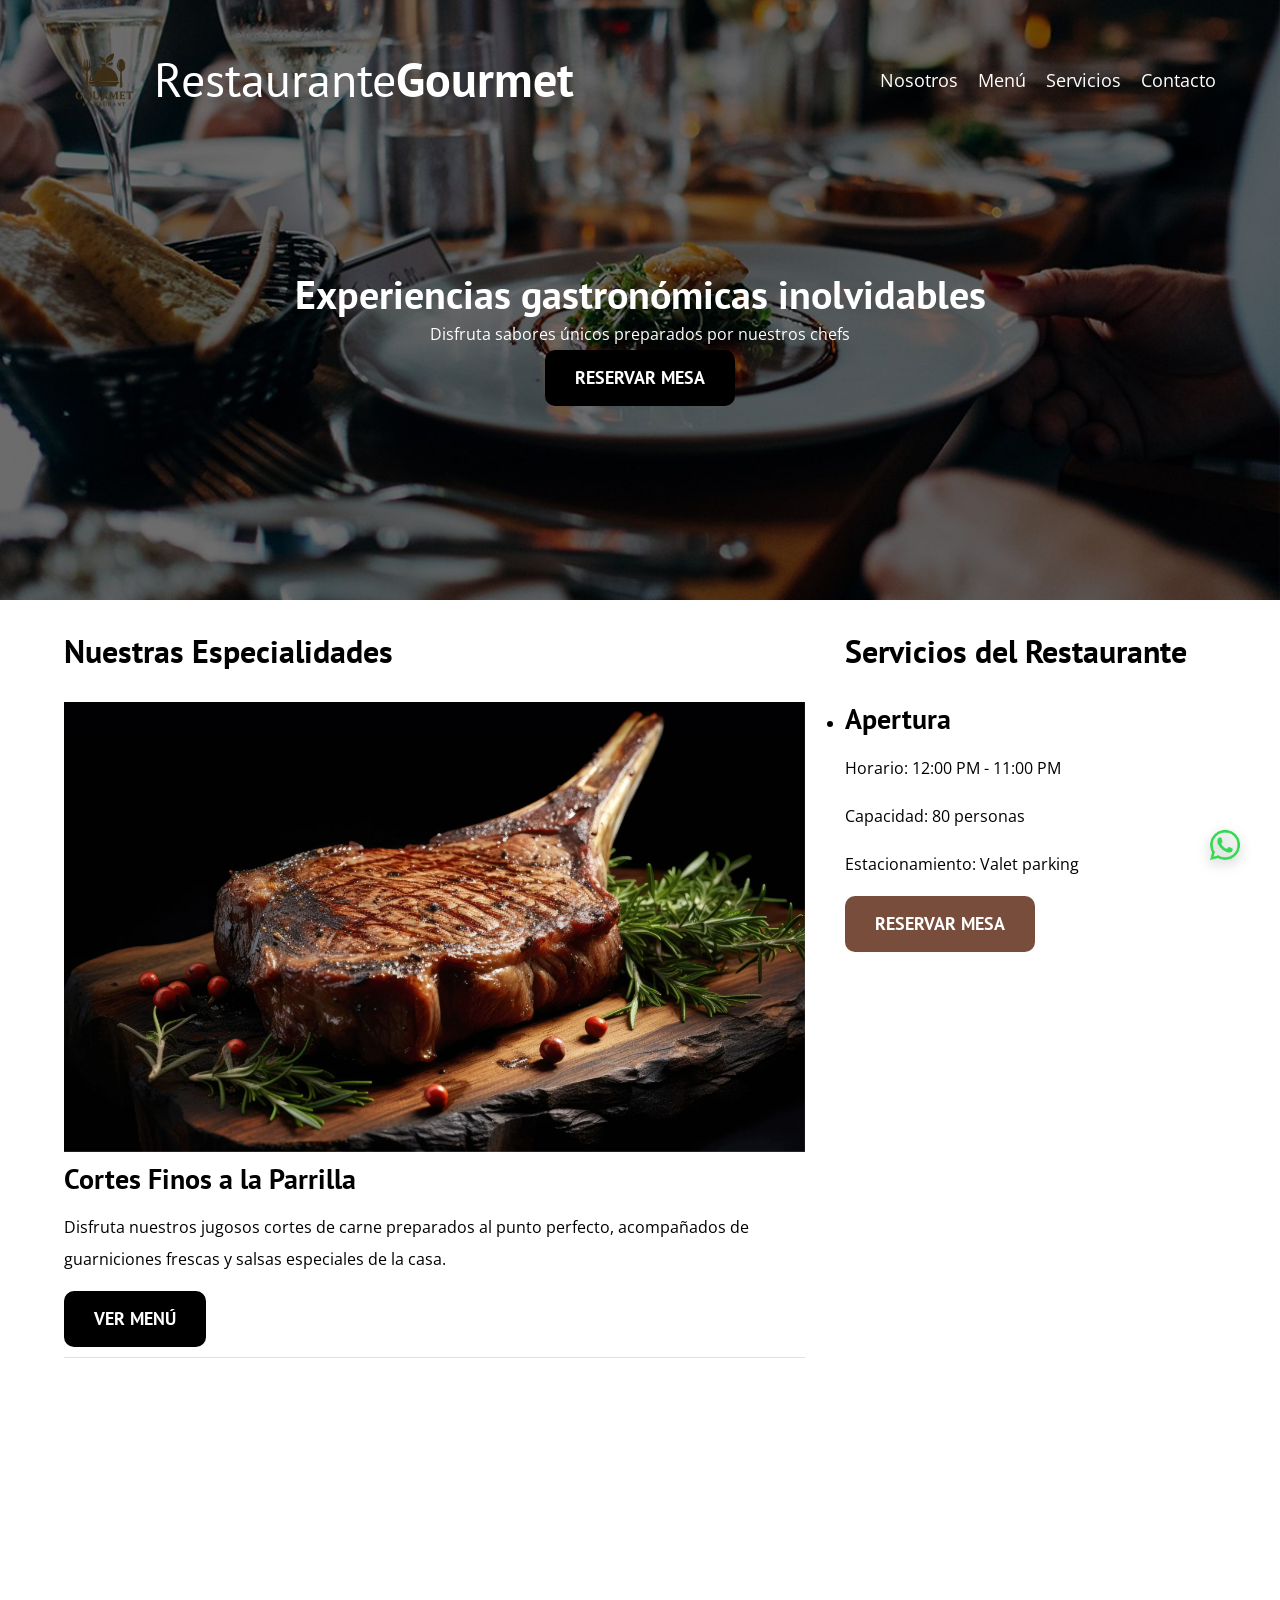
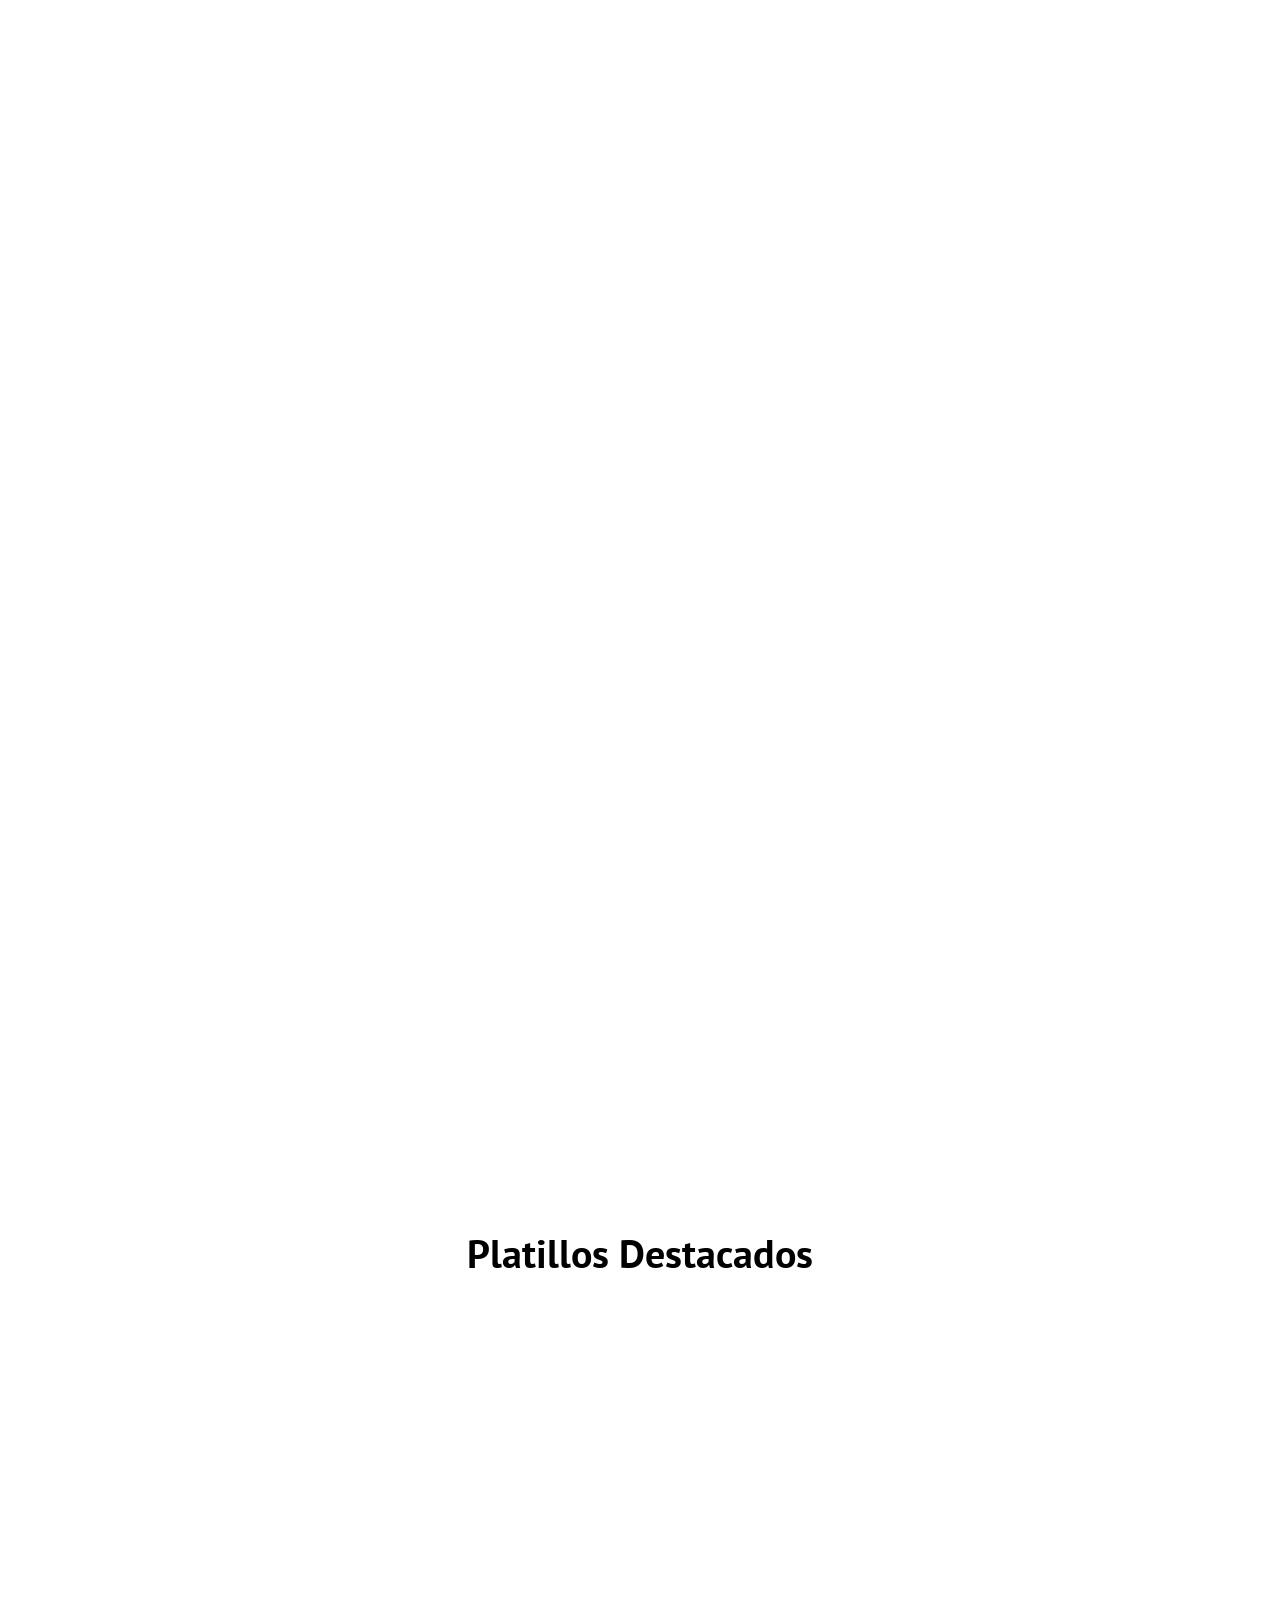
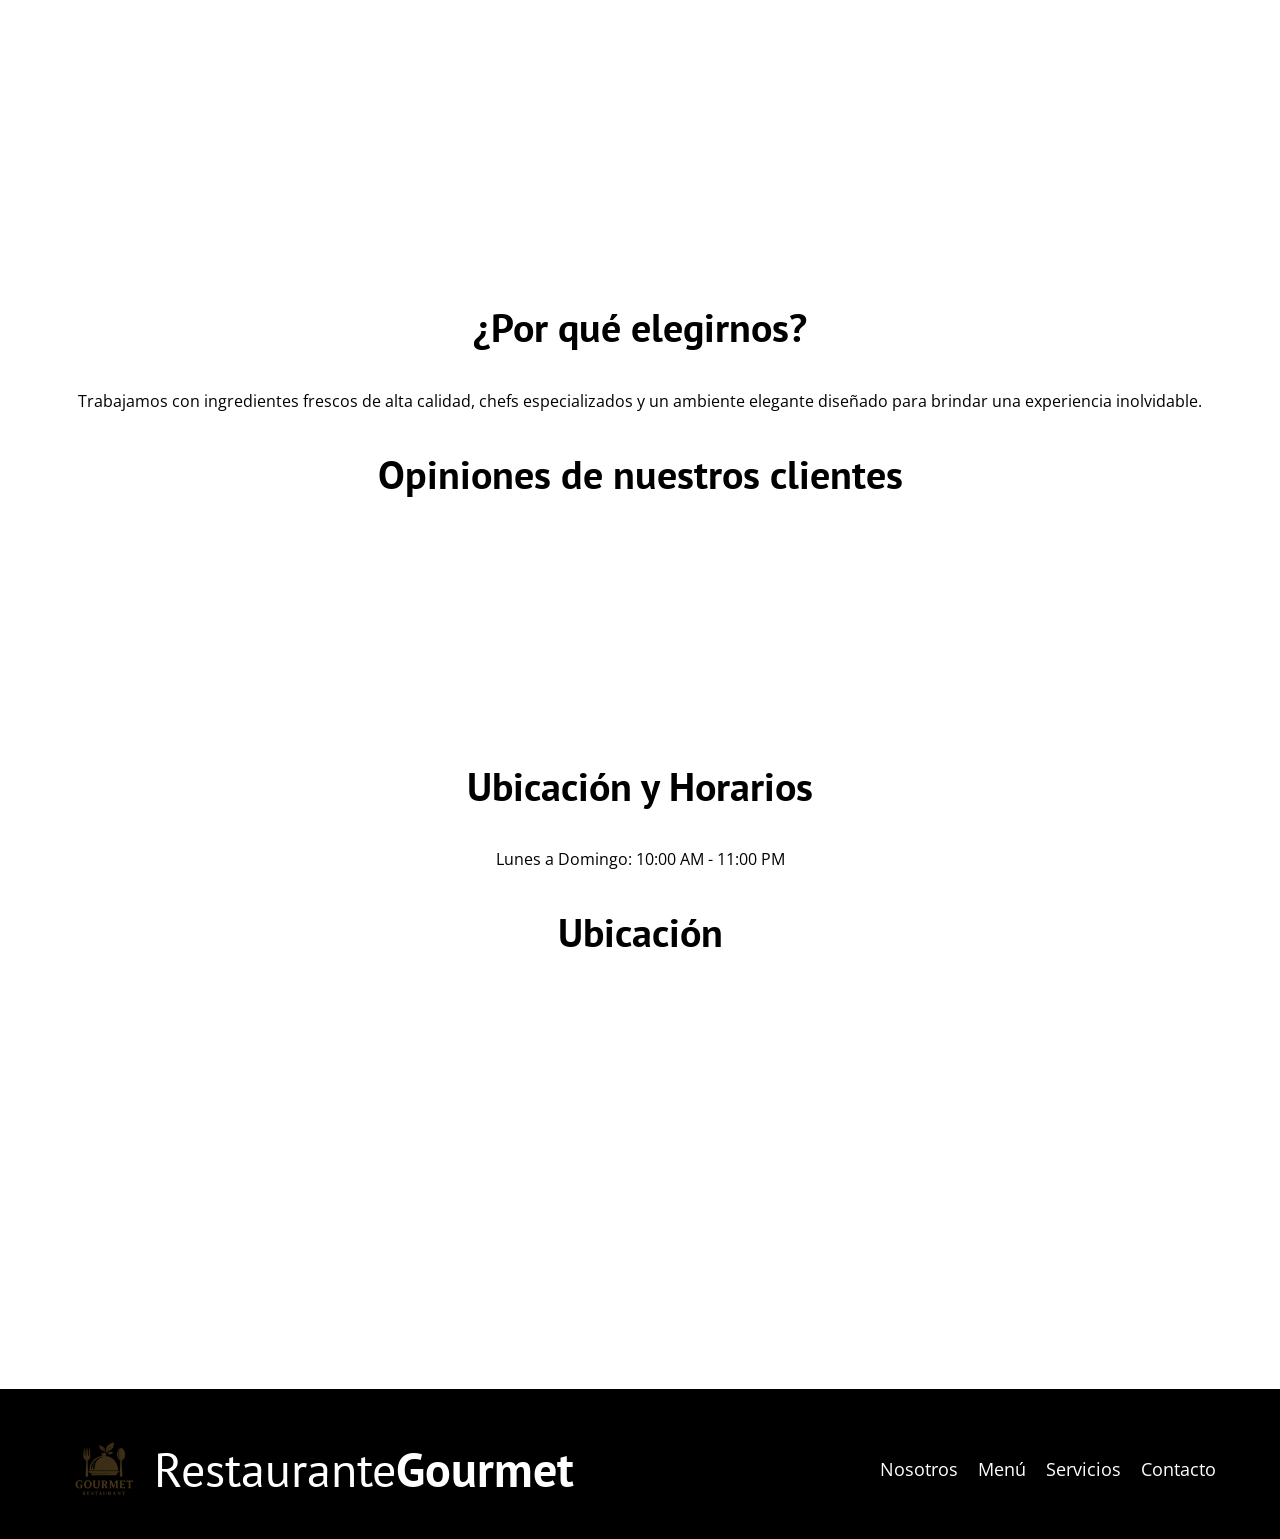
<file: index.html>
<!DOCTYPE html>
<html lang="es">
<head>
    <meta charset="UTF-8">
    <meta name="viewport" content="width=device-width, initial-scale=1.0">
    <title>Restaurante Sabor Gourmet</title>
    <meta name="description" content="Página web oficial del Restaurante Sabor Gourmet">

    <!-- Prefetch -->
    <link rel="prefetch" href="nosotros.html" as="document">

    <!-- Normalize -->
    <link rel="preload" href="css/normalize.css" as="style">
    <link rel="stylesheet" href="css/normalize.css">

    <!-- Google Fonts -->
    <link rel="preload" href="https://fonts.googleapis.com/css2?family=Open+Sans&family=PT+Sans:wght@400;700&display=swap" crossorigin="crossorigin" as="font">
    <link href="https://fonts.googleapis.com/css2?family=Open+Sans&family=PT+Sans:wght@400;700&display=swap" rel="stylesheet">
    
    <!-- CSS -->
    <link rel="preload" href="css/style.css" as="style">
    <link rel="stylesheet" href="css/style.css">

    <!-- AOS -->
    <link href="https://unpkg.com/aos@2.3.4/dist/aos.css" rel="stylesheet">
</head>

<body>

<header class="header">

    <div class="contenedor">
        <div class="barra">
            <a class="logo" href="index.html">
                <img src="img/Logo.png" alt="Logo Restaurante Gourmet" class="logo__imagen">
                <h1 class="logo__nombre no-margin centrar-texto">
                    Restaurante<span class="logo__bold">Gourmet</span>
                </h1>
            </a>

            <nav class="navegacion">
                <a href="nosotros.html" class="navegacion__enlace">Nosotros</a>
                <a href="menu.html" class="navegacion__enlace">Menú</a>
                <a href="servicios.html" class="navegacion__enlace">Servicios</a>
                <a href="contacto.html" class="navegacion__enlace">Contacto</a>
            </nav>
        </div>
    </div>

    <div class="header__texto">
        <h2 class="no-margin">Experiencias gastronómicas inolvidables</h2>
        <p class="no-margin">Disfruta sabores únicos preparados por nuestros chefs</p>
    
    <a href="contacto.html?mensaje=reservacion" class="boton boton--primario">
Reservar Mesa
</a>

    </div>

</header>


<div class="contenedor contenido-principal">

    <main class="blog" >
        <h3>Nuestras Especialidades</h3>

        <article class="entrada" data-aos="zoom-in">
            <div class="entrada__imagen">
                <picture>
                    <source loading="lazy" srcset="img/platillo1.png" type="image/png">
                    <img loading="lazy" src="img/platillo1.jpg" alt="Platillo gourmet"> 
                </picture>
            </div>

            <div class="entrada__contenido" >
                <h4 class="no-margin">Cortes Finos a la Parrilla</h4>
                <p>Disfruta nuestros jugosos cortes de carne preparados al punto perfecto, acompañados de guarniciones frescas y salsas especiales de la casa.</p>
                <a href="menu.html" class="boton boton--primario">Ver Menú</a>
            </div>
        </article>

        <article class="entrada" data-aos="zoom-in">
            <div class="entrada__imagen">
                <picture>
                    <source loading="lazy" srcset="img/platillo2.png" type="image/png">
                    <img loading="lazy" src="img/platillo2.png" alt="Pasta artesanal"> 
                </picture>
            </div>

            <div class="entrada__contenido" >
                <h4 class="no-margin">Pastas</h4>
                <p>Saborea nuestras pastas hechas en casa con ingredientes frescos y recetas tradicionales que conquistan todos los paladares.</p>
                <a href="menu.html" class="boton boton--primario">Ver Menú</a>
            </div>
        </article>

        <article class="entrada" data-aos="zoom-in">
            <div class="entrada__imagen" data-aos="zoom-in">
                <picture>
                    <source loading="lazy" srcset="img/platillo3.jpg" type="image/jpg">
                    <img loading="lazy" src="img/platillo3.jpg" alt="Postres especiales"> 
                </picture>
            </div>

            <div class="entrada__contenido">
                <h4 class="no-margin">Variedad de postres</h4>
                <p>Déjate consentir con nuestros deliciosos postres caseros, elaborados con pasión y el toque dulce perfecto para cerrar tu experiencia.</p>
                <a href="menu.html" class="boton boton--primario">Ver Menú</a>
            </div>
        </article>

    </main>

    <aside class="sidebar">
        <h3>Servicios del Restaurante</h3>

        <ul class="cursos no-padding">
            <li class="widget-curso">
                <h4 class="no-margin">Apertura</h4>
                <p class="widget-curso__label">Horario: 
                    <span class="widget-curso__info">12:00 PM - 11:00 PM</span>
                </p>
                <p class="widget-curso__label">Capacidad: 
                    <span class="widget-curso__info">80 personas</span>
                </p>
                <p class="widget-curso__label">Estacionamiento: 
                    <span class="widget-curso__info">Valet parking</span>
                </p>
                <a href="contacto.html?mensaje=reservacion" class="boton boton--secundario">
                    Reservar Mesa
                </a>
            </li>
        </ul>
    </aside>

</div>


<section class="contenedor">
    <h2 class="centrar-texto">Platillos Destacados</h2>

    <div class="platillos" >

        <div class="platillo" data-aos="zoom-in">
            <img src="img/cortes/corte11.jpg" alt="Corte Ribeye">
            <h3>Corte Ribeye</h3>
            <p>Jugoso corte premium preparado a la parrilla con especias selectas y vegetales asados.</p>
            <a href="contacto.html?mensaje=reservacion" class="boton boton--secundario">
                Reservar Mesa
            </a>
        </div>

        <div class="platillo" data-aos="zoom-in" data-aos-delay="150">
            <img src="img/pastas/pasta1.png" alt="Pasta Alfredo">
            <h3>Pasta Alfredo</h3>
            <p>Pasta artesanal con salsa cremosa y queso parmesano recién rallado.</p>
            <a href="contacto.html?mensaje=reservacion" class="boton boton--secundario">
                Reservar Mesa
            </a>
        </div>

        <div class="platillo" data-aos="zoom-in" data-aos-delay="300">
            <img src="img/postres/postre2.png" alt="Cheesecake">
            <h3>Cheesecake de Frutos</h3>
            <p>Postre artesanal con base crujiente y topping de frutos rojos frescos.</p>
            <a href="contacto.html?mensaje=reservacion" class="boton boton--secundario">
                Reservar Mesa
            </a>
        </div>

    </div>
</section>


<section class="contenedor centrar-texto">
    <h2>¿Por qué elegirnos?</h2>
    <p>Trabajamos con ingredientes frescos de alta calidad, chefs especializados y un ambiente elegante diseñado para brindar una experiencia inolvidable.</p>
</section>


<section class="contenedor">
    <h2 class="centrar-texto">Opiniones de nuestros clientes</h2>

    <div class="testimonios">

        <div class="testimonio" data-aos="zoom-in">
            <p>⭐⭐⭐⭐⭐</p>
            <p>"La mejor experiencia gastronómica que he tenido. Sin duda volveré."</p>
            <strong>- María G.</strong>
        </div>

        <div class="testimonio" data-aos="zoom-in">
            <p>⭐⭐⭐⭐⭐</p>
            <p>"Excelente servicio, ambiente elegante y comida espectacular."</p>
            <strong>- Carlos R.</strong>
        </div>

    </div>
</section>


<section class="contenedor centrar-texto">
    <h2>Ubicación y Horarios</h2>
    <p>Lunes a Domingo: 10:00 AM - 11:00 PM</p>
    <h2>Ubicación</h2>

<iframe
src="https://www.google.com/maps?q=Tultitlán+Estado+de+México&output=embed"
width="100%"
height="350"
style="border:0; border-radius:1rem;"
loading="lazy">
</iframe>
</section>


<footer class="footer">
    <div class="contenedor">
        <div class="barra">

            <a class="logo" href="index.html">
                <img src="img/Logo.png" alt="Logo Restaurante Gourmet" class="logo__imagen">
                <h1 class="logo__nombre no-margin centrar-texto">
                    Restaurante<span class="logo__bold">Gourmet</span>
                </h1>
            </a>

            <nav class="navegacion">
                <a href="nosotros.html" class="navegacion__enlace">Nosotros</a>
                <a href="menu.html" class="navegacion__enlace">Menú</a>
                <a href="servicios.html" class="navegacion__enlace">Servicios</a>
                <a href="contacto.html" class="navegacion__enlace">Contacto</a>
            </nav>

        </div>
    </div>
</footer>


<script src="js/modernizr.js"></script>

<!-- AOS -->
<script src="https://unpkg.com/aos@2.3.4/dist/aos.js"></script>

<script>
AOS.init({
    duration: 1000,
    once: false
});
</script>

<a href="https://wa.me/521?" class="whatsapp-float" target="_blank">
    <img src="img/extras/whatsapplogo.png" alt="WhatsApp">
</a>

</body>
</html>
</file>
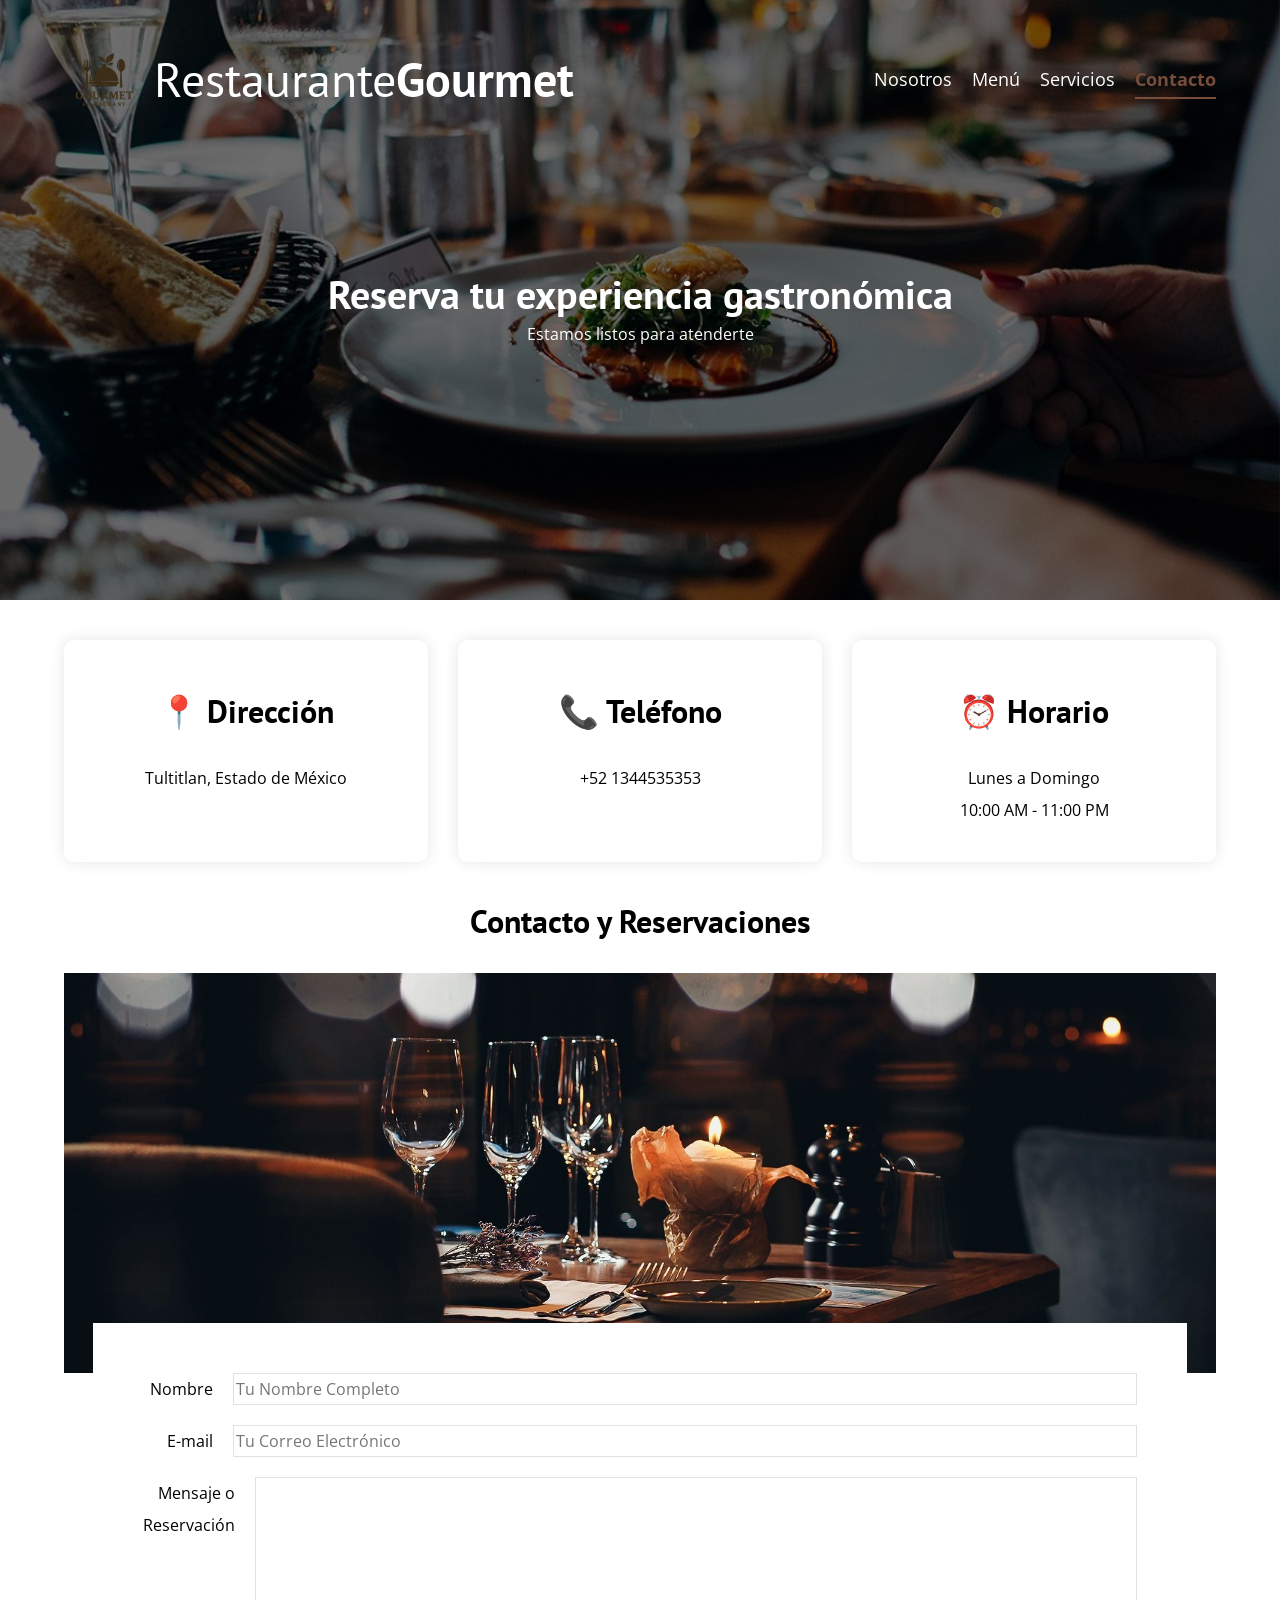
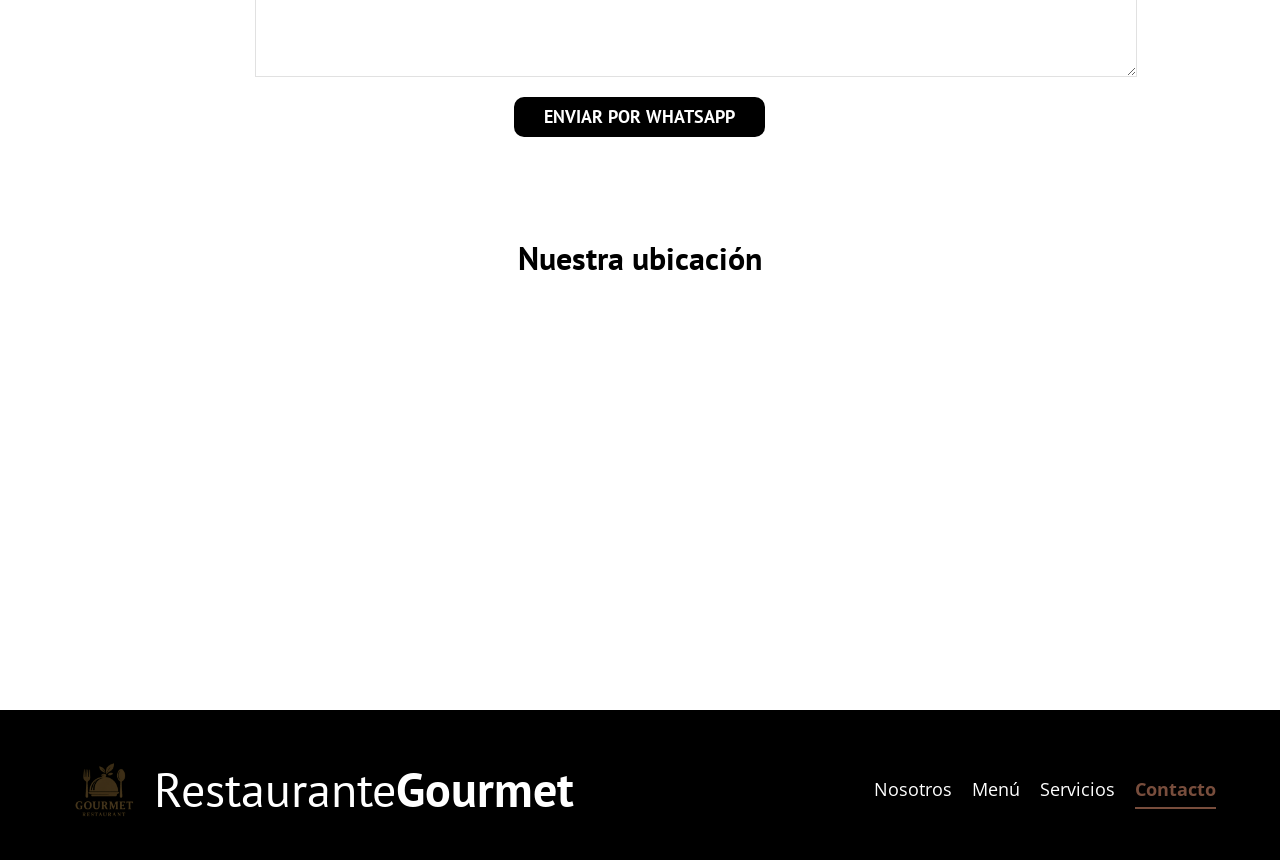
<file: contacto.html>
<!DOCTYPE html>
<html lang="es">
<head>
    <meta charset="UTF-8">
    <meta name="viewport" content="width=device-width, initial-scale=1.0">
    <title>Contacto | Restaurante Gourmet</title>
    <link rel="stylesheet" href="css/normalize.css">
    <link href="https://fonts.googleapis.com/css2?family=Open+Sans&family=PT+Sans:wght@400;700&display=swap" rel="stylesheet">
    <link rel="stylesheet" href="css/style.css">
</head>
<body>

    <header class="header">

        <div class="contenedor">
            <div class="barra">
                <a class="logo" href="index.html">
                     <img src="img/Logo.png" alt="Logo Restaurante Gourmet" class="logo__imagen">
                    <h1 class="logo__nombre no-margin centrar-texto">
                        Restaurante<span class="logo__bold">Gourmet</span>
                    </h1>
                </a>

                <nav class="navegacion">
                    <a href="nosotros.html" class="navegacion__enlace">Nosotros</a>
                    <a href="menu.html" class="navegacion__enlace">Menú</a>
                      <a href="servicios.html" class="navegacion__enlace">Servicios</a>
                    <a href="contacto.html" class="navegacion__enlace activo">Contacto</a>
                </nav>
            </div>
        </div>

        <div class="header__texto">
            <h2 class="no-margin">Reserva tu experiencia gastronómica</h2>
            <p class="no-margin">Estamos listos para atenderte</p>
        </div>
    </header>

<section class="contenedor info-contacto">

<div class="platillos">

<div class="platillo">
<h3>📍 Dirección</h3>
<p>Tultitlan, Estado de México</p>
</div>

<div class="platillo">
<h3>📞 Teléfono</h3>
<p>+52 1344535353</p>
</div>

<div class="platillo">
<h3>⏰ Horario</h3>
<p>Lunes a Domingo<br>10:00 AM - 11:00 PM</p>
</div>

</div>

</section>

    <main class="contenedor">
        <h3 class="centrar-texto">Contacto y Reservaciones</h3>

        <div class="contacto-bg"></div>

        <form class="formulario">
            <div class="campo">
                <label class="campo__label" for="nombre">Nombre</label>
                <input 
                    class="campo__field"
                    type="text" 
                    placeholder="Tu Nombre Completo" 
                    id="nombre"
                >
            </div>
            <div class="campo">
                <label class="campo__label" for="email">E-mail</label>
                <input 
                    class="campo__field"
                    type="email" 
                    placeholder="Tu Correo Electrónico" 
                    id="email"
                >
            </div>
            <div class="campo">
                <label class="campo__label" for="mensaje">Mensaje o Reservación</label>
                <textarea 
                    class="campo__field campo__field--textarea"
                    id="mensaje"
                ></textarea>
            </div>

            <div class="campo">
                <input type="submit" value="Enviar por WhatsApp" class="boton boton--primario">
            </div>
        </form>
    </main>
<section class="contenedor">
<h3 class="centrar-texto">Nuestra ubicación</h3>

<iframe
src="https://www.google.com/maps?q=Tultitlán+Estado+de+México&output=embed"
width="100%"
height="350"
style="border:0; border-radius:10px;"
loading="lazy">
</iframe>

</section>

    <footer class="footer">
        <div class="contenedor">
            <div class="barra">
                <a class="logo" href="index.html">
                     <img src="img/Logo.png" alt="Logo Restaurante Gourmet" class="logo__imagen">
                    <h1 class="logo__nombre no-margin centrar-texto">
                        Restaurante<span class="logo__bold">Gourmet</span>
                    </h1>
                </a>

                <nav class="navegacion">
                    <a href="nosotros.html" class="navegacion__enlace">Nosotros</a>
                    <a href="menu.html" class="navegacion__enlace">Menú</a>
                     <a href="servicios.html" class="navegacion__enlace">Servicios</a>
                    <a href="contacto.html" class="navegacion__enlace activo">Contacto</a>
                </nav>
            </div>
        </div>
    </footer>

    <script src="js/modernizr.js"></script>
    
<script>
    const formulario = document.querySelector('.formulario');

    formulario.addEventListener('submit', function(e) {
        e.preventDefault(); // para que no se recargue la pagina y se pierda el mensaje

        // toma los valores
        const nombre = document.getElementById('nombre').value;
        const email = document.getElementById('email').value;
        const mensaje = document.getElementById('mensaje').value;

        // copia el mensaje a enviar
        const texto = `%0A%0ANombre: ${nombre}%0AEmail: ${email}%0A%0AMensaje:%0A${mensaje}`;

        // numero al cual se enviara el mensaje 
        const numero = "521"; // para que funcione agregar 521 antes del numero

        // link a whatsapp
        const url = `https://wa.me/${numero}?text=${texto}`;

        window.open(url, '_blank');
    });
</script>

<script>
const params = new URLSearchParams(window.location.search);
const mensaje = params.get("mensaje");
const campoMensaje = document.getElementById("mensaje");

if (mensaje === "reservacion") {
    campoMensaje.value =
        "Quiero reservar una mesa para:\n\nDía:\n\nHorario:\n\nNúmero de personas:";
}

if (mensaje === "cumpleanos") {
    campoMensaje.value =
        "Hola, quiero reservar para un cumpleaños.\n\nFecha:\n\nHora:\n\nNúmero de personas:";
}

if (mensaje === "reunion") {
    campoMensaje.value =
        "Hola, quiero reservar para una reunión.\n\nFecha:\n\nHora:\n\nNúmero de personas:";
}

if (mensaje === "graduacion") {
    campoMensaje.value =
        "Hola, quiero reservar para una graduación.\n\nFecha:\n\nHora:\n\nNúmero de personas:";
}
</script>


</body>
</html>
</file>
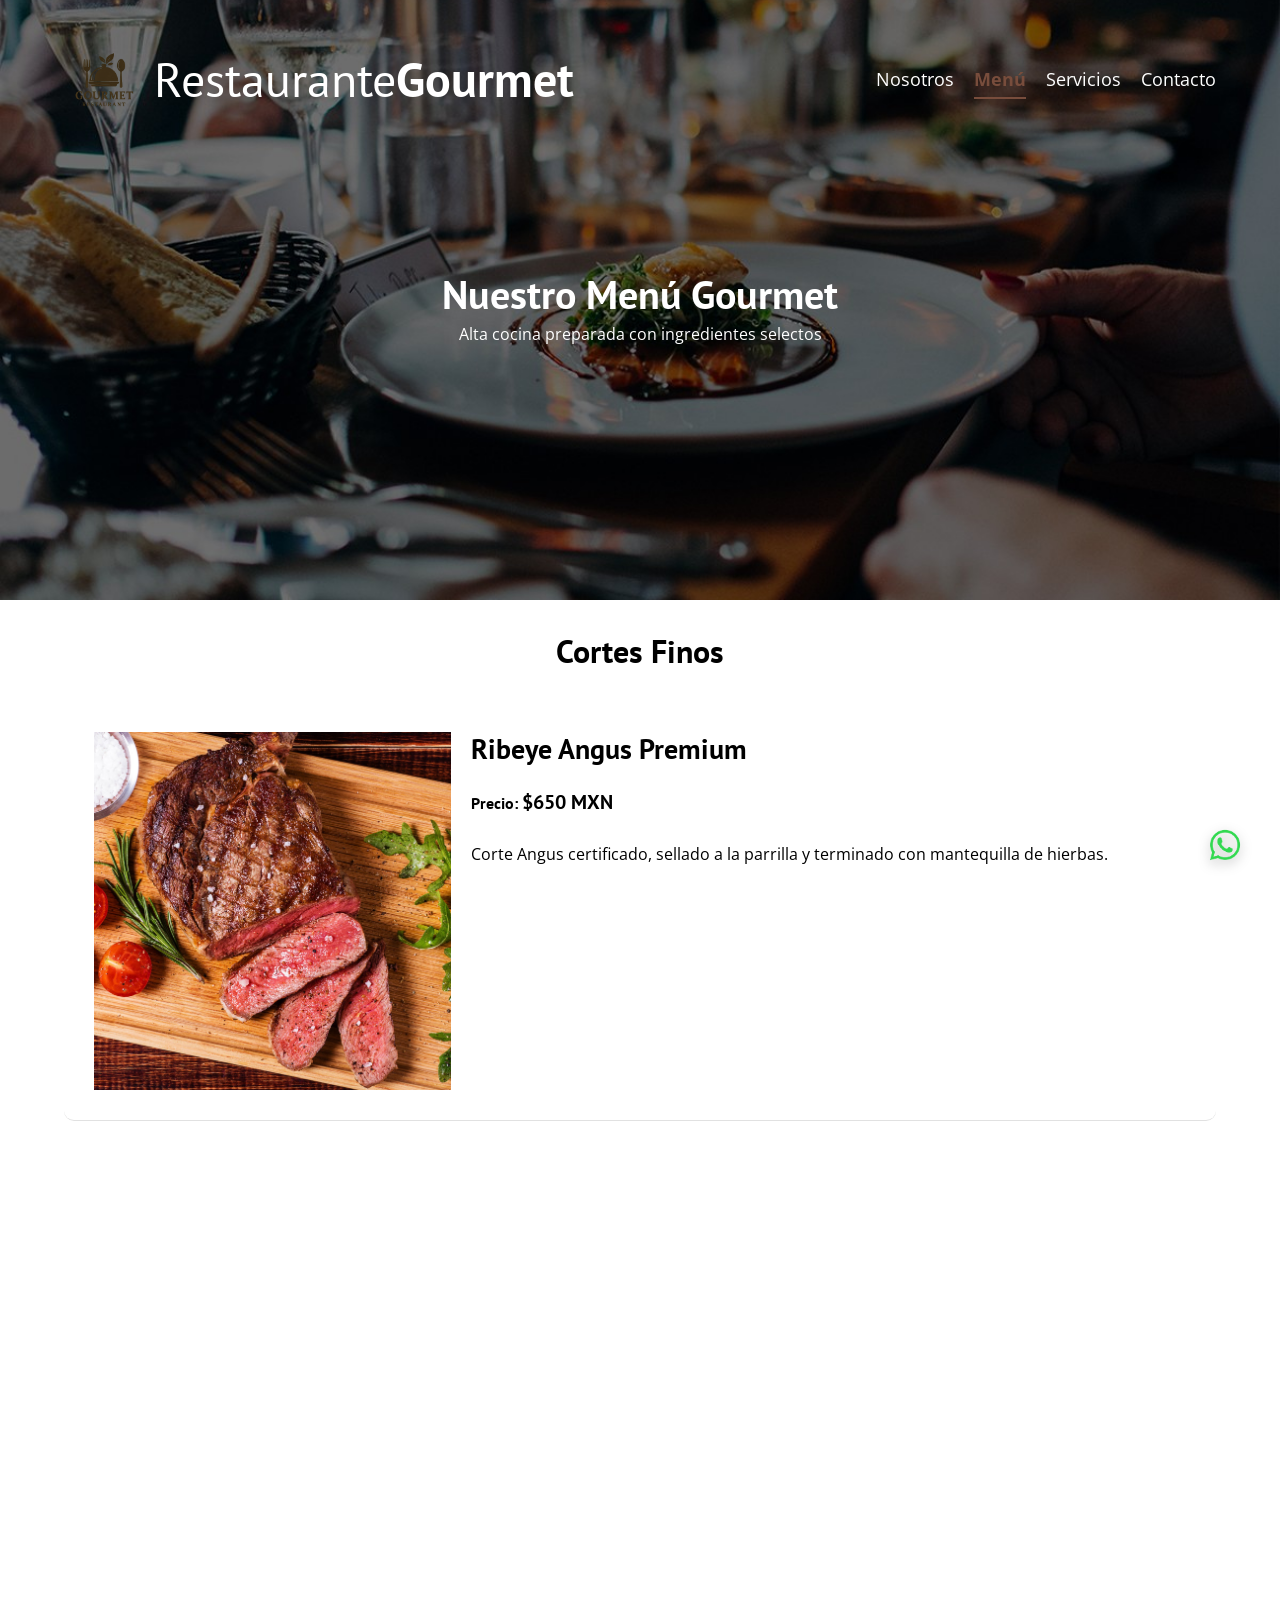
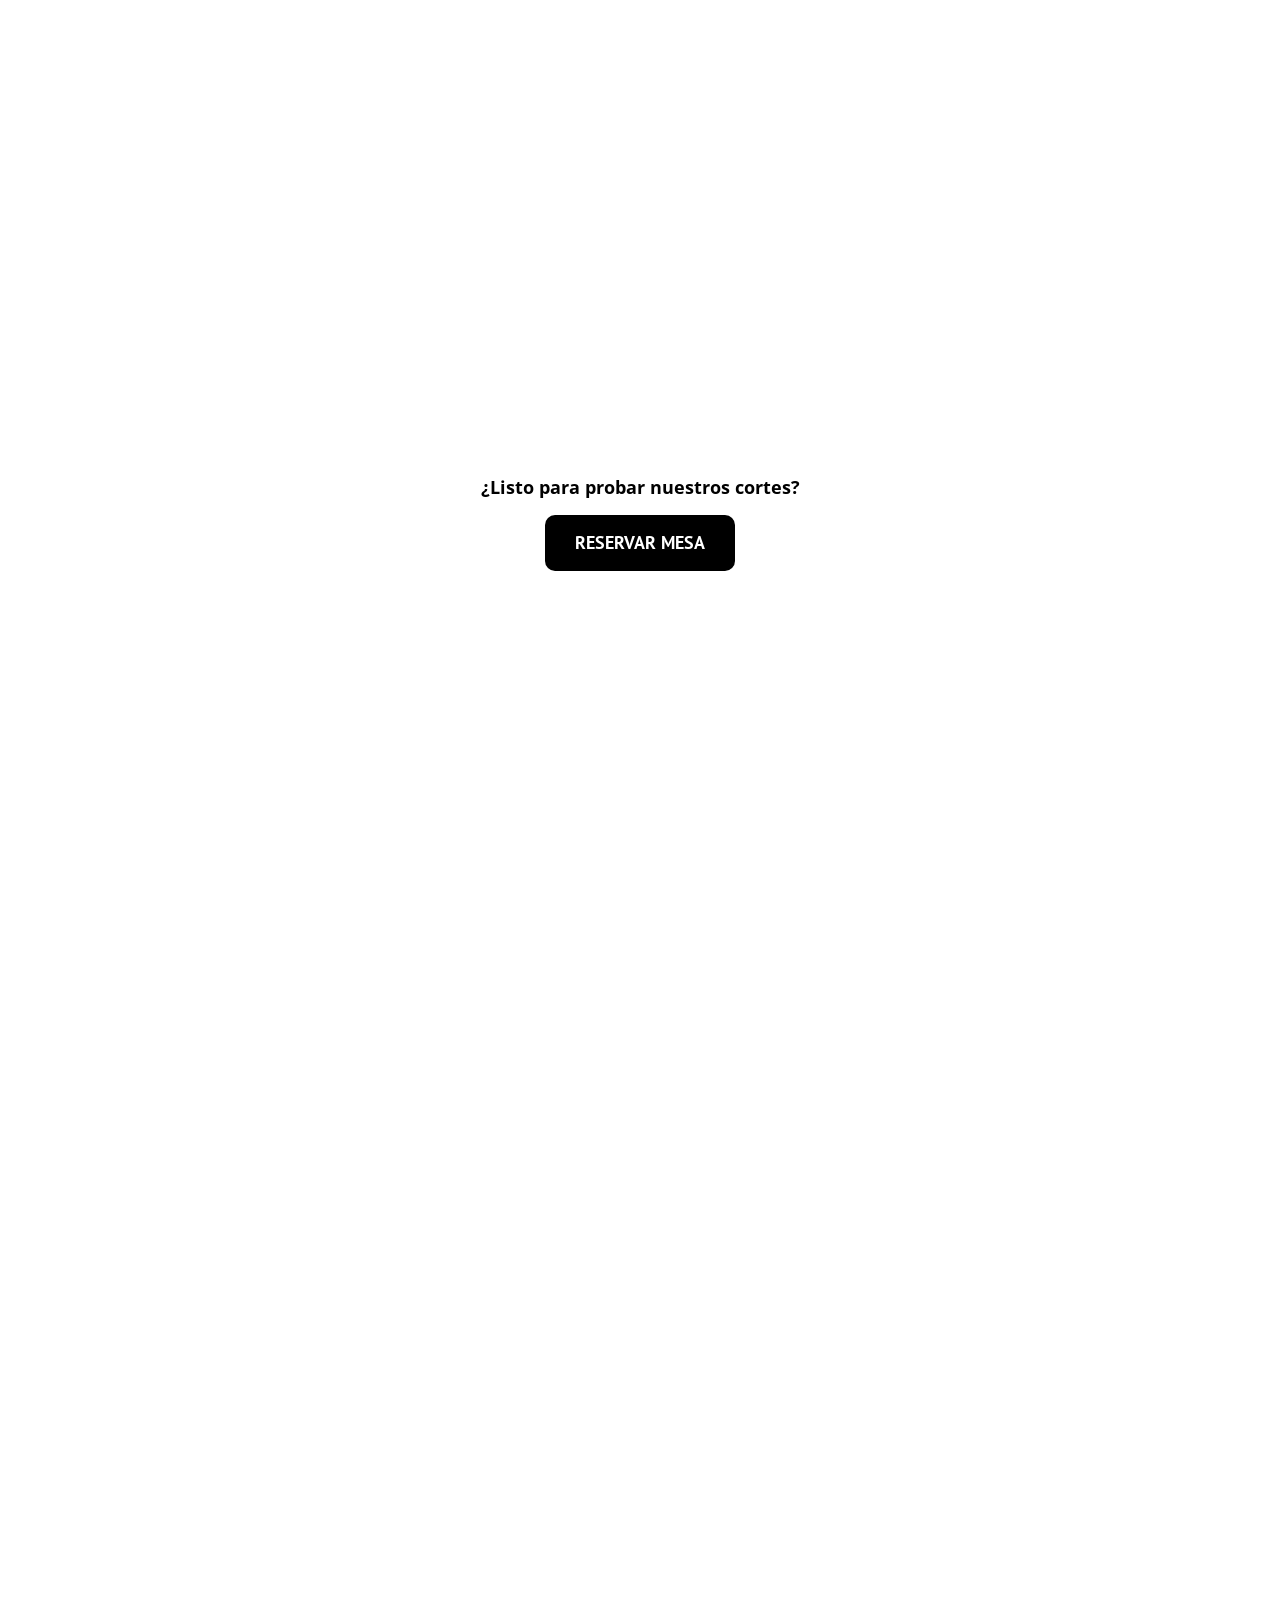
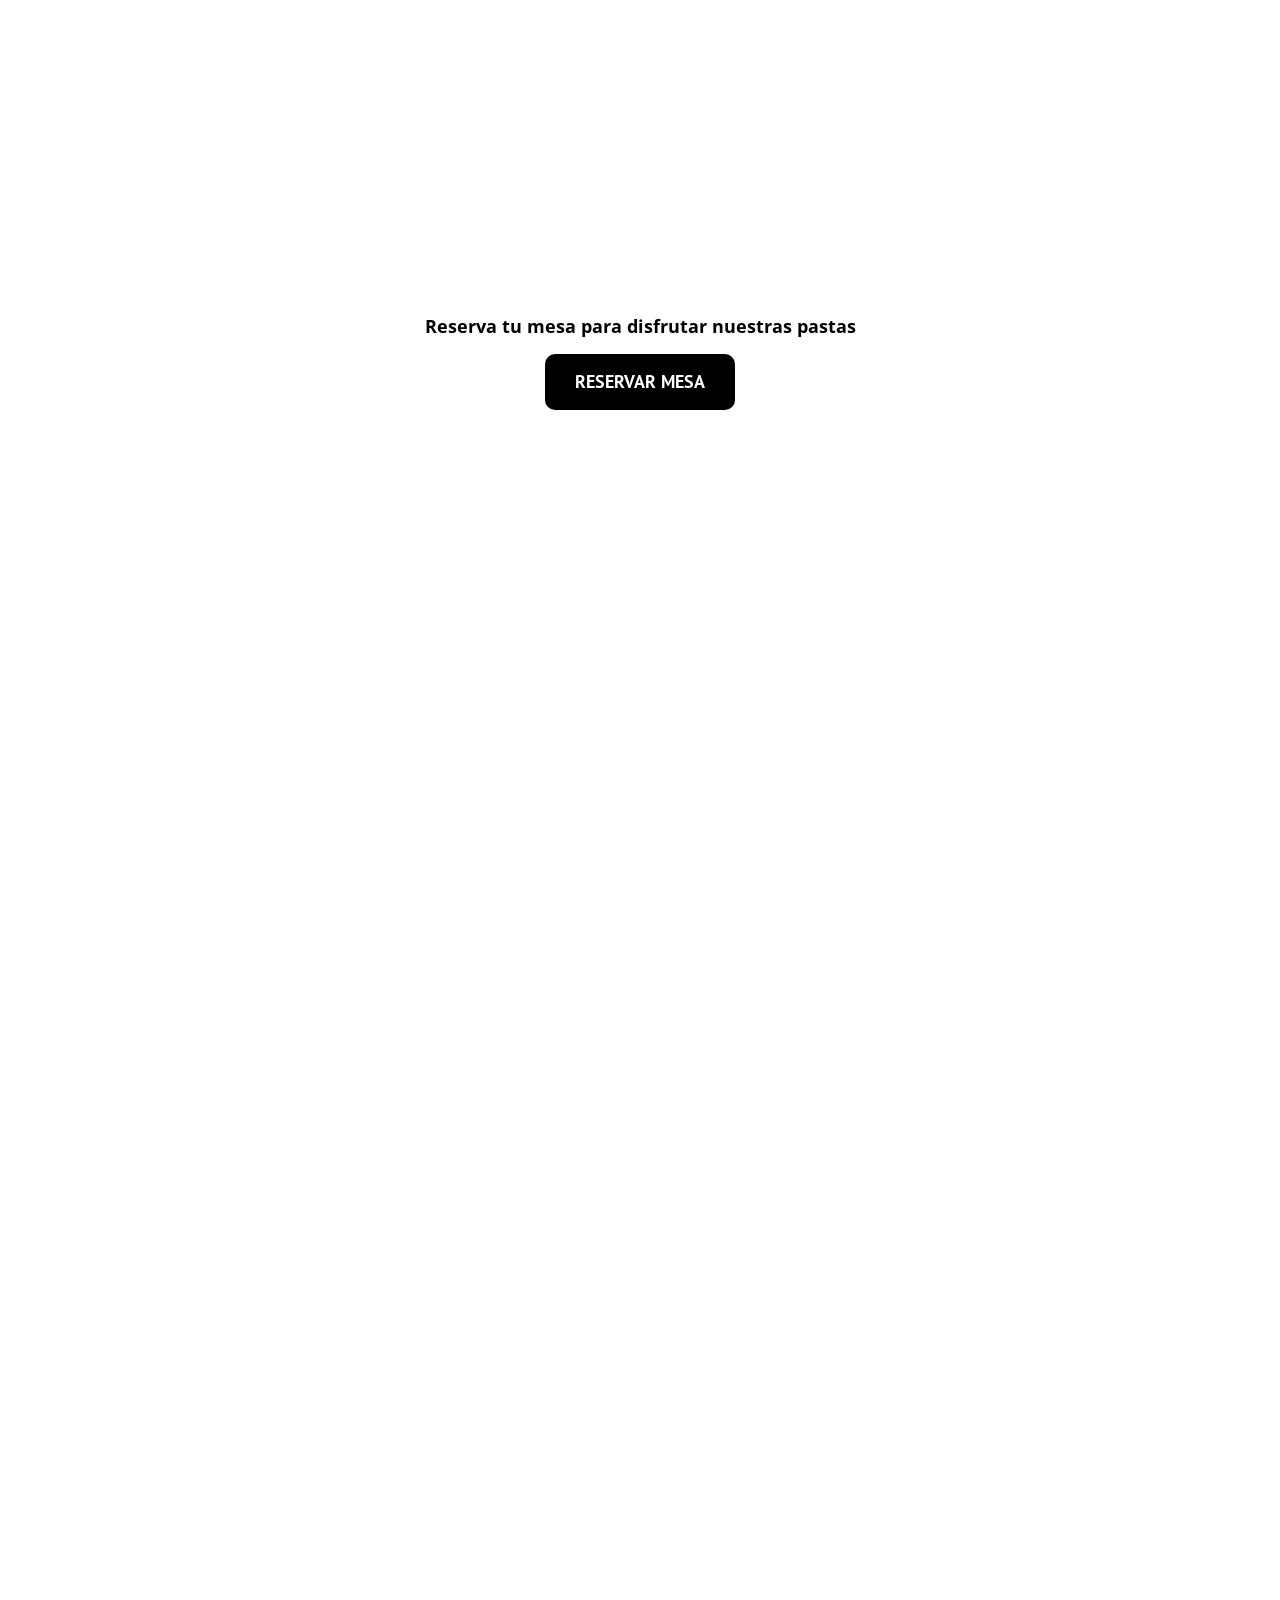
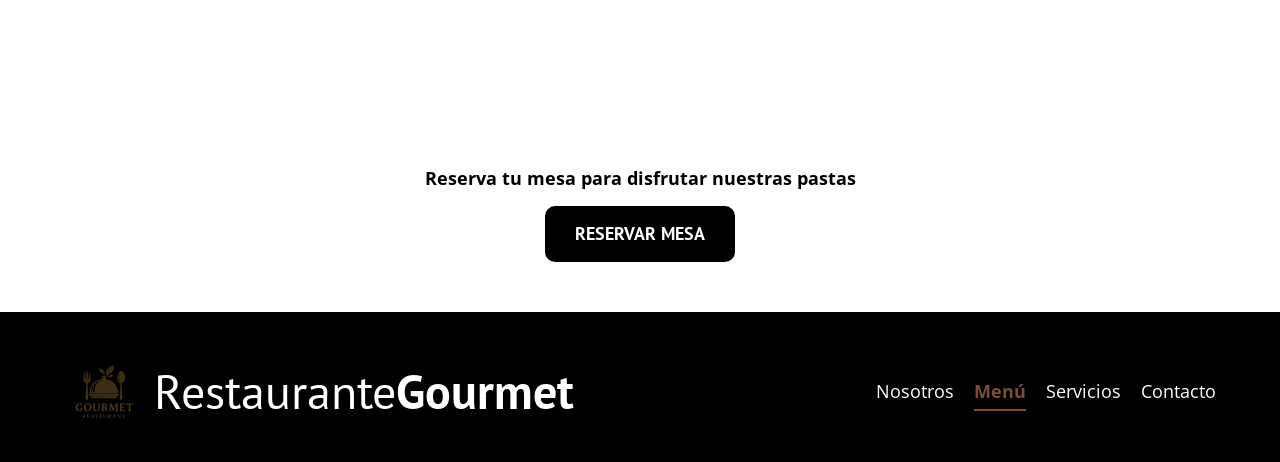
<file: menu.html>
<!DOCTYPE html>
<html lang="en">
<head>
<meta charset="UTF-8">
<meta name="viewport" content="width=device-width, initial-scale=1.0">
<title>Menú | Restaurante Gourmet</title>

<link rel="stylesheet" href="css/normalize.css">

<link href="https://fonts.googleapis.com/css2?family=Open+Sans&family=PT+Sans:wght@400;700&display=swap" rel="stylesheet">

<link rel="stylesheet" href="css/style.css">

<link href="https://unpkg.com/aos@2.3.4/dist/aos.css" rel="stylesheet">

</head>

<body>

<header class="header">

<div class="contenedor">
<div class="barra">

<a class="logo" href="index.html">
<img src="img/Logo.png" alt="Logo Restaurante Gourmet" class="logo__imagen" >
<h1 class="logo__nombre no-margin centrar-texto" >
Restaurante<span class="logo__bold">Gourmet</span>
</h1>
</a>

<nav class="navegacion" >
<a href="nosotros.html" class="navegacion__enlace">Nosotros</a>
<a href="menu.html" class="navegacion__enlace activo">Menú</a>
<a href="servicios.html" class="navegacion__enlace">Servicios</a>
<a href="contacto.html" class="navegacion__enlace">Contacto</a>
</nav>

</div>
</div>

<div class="header__texto">
<h2 class="no-margin">Nuestro Menú Gourmet</h2>
<p class="no-margin">Alta cocina preparada con ingredientes selectos</p>
</div>

</header>


<main class="contenedor">

<!-- CORTES -->

<h3 class="centrar-texto" data-aos="fade-up">Cortes Finos</h3>

<div class="curso" data-aos="fade-right">
<div class="curso__imagen">
<img src="img/cortes/corte1.jpg" alt="Ribeye Angus" >
</div>

<div class="curso__informacion">
<h4 class="no-margin">Ribeye Angus Premium</h4>
<p class="curso__label">Precio: <span class="curso__info">$650 MXN</span></p>
<p class="curso__descripcion">
Corte Angus certificado, sellado a la parrilla y terminado con mantequilla de hierbas.
</p>
</div>
</div>

<div class="curso" data-aos="fade-right">
<div class="curso__imagen">
<img src="img/cortes/corte2.jpg" alt="Filete Mignon">
</div>

<div class="curso__informacion">
<h4 class="no-margin">Filete Mignon en Reducción de Vino</h4>
<p class="curso__label">Precio: <span class="curso__info">$720 MXN</span></p>
<p class="curso__descripcion">
Medallón suave bañado en salsa de vino tinto y chalotas caramelizadas.
</p>
</div>
</div>

<div class="curso" data-aos="fade-right">
<div class="curso__imagen">
<img src="img/cortes/corte3.jpg" alt="New York Steak">
</div>

<div class="curso__informacion">
<h4 class="no-margin">New York Steak Prime</h4>
<p class="curso__label">Precio: <span class="curso__info">$610 MXN</span></p>
<p class="curso__descripcion">
Corte grueso con marmoleo perfecto, acompañado de vegetales grillados.
</p>
</div>
</div>

<div class="curso" data-aos="fade-right">
<div class="curso__imagen">
<img src="img/cortes/corte4.jpg" alt="Tomahawk" >
</div>

<div class="curso__informacion">
<h4 class="no-margin">Tomahawk al Carbón</h4>
<p class="curso__label">Precio: <span class="curso__info">$1,150 MXN</span></p>
<p class="curso__descripcion">
Impresionante corte con hueso largo, cocción lenta al carbón natural.
</p>
</div>
</div>
<div class="anuncio-reserva centrar-texto">

<p>¿Listo para probar nuestros cortes?</p>

<a href="contacto.html?mensaje=reservacion" class="boton boton--primario">
Reservar Mesa
</a>

</div>



<!-- PASTAS -->

<h3 class="centrar-texto" data-aos="fade-up">Pastas Gourmet</h3>

<div class="curso" data-aos="fade-right">
<div class="curso__imagen">
<img src="img/pastas/pasta1.png" alt="Fettuccine Alfredo">
</div>

<div class="curso__informacion">
<h4 class="no-margin">Fettuccine Alfredo con Trufa</h4>
<p class="curso__label">Precio: <span class="curso__info">$380 MXN</span></p>
<p class="curso__descripcion">
Pasta fresca con salsa cremosa Alfredo y láminas de trufa negra.
</p>
</div>
</div>

<div class="curso" data-aos="fade-right">
<div class="curso__imagen">
<img src="img/pastas/pasta2.jpg" alt="Ravioles">
</div>

<div class="curso__informacion">
<h4 class="no-margin">Ravioles de Espinaca y Ricotta</h4>
<p class="curso__label">Precio: <span class="curso__info">$420 MXN</span></p>
<p class="curso__descripcion">
Rellenos artesanales con mantequilla dorada y salvia fresca.
</p>
</div>
</div>

<div class="curso" data-aos="fade-right">
<div class="curso__imagen">
<img src="img/pastas/pasta3.jpg" alt="Carbonara">
</div>

<div class="curso__informacion">
<h4 class="no-margin">Spaghetti Carbonara Tradicional</h4>
<p class="curso__label">Precio: <span class="curso__info">$360 MXN</span></p>
<p class="curso__descripcion">
Receta italiana clásica con panceta, huevo y queso parmesano.
</p>
</div>
</div>

<div class="curso" data-aos="fade-right">
<div class="curso__imagen">
<img src="img/pastas/pasta4.jpg" alt="Frutti di Mare">
</div>

<div class="curso__informacion">
<h4 class="no-margin">Linguini Frutti di Mare</h4>
<p class="curso__label">Precio: <span class="curso__info">$480 MXN</span></p>
<p class="curso__descripcion">
Pasta con camarones, mejillones y calamares en salsa de vino blanco.
</p>
</div>
</div>

<div class="anuncio-reserva centrar-texto">

<p>Reserva tu mesa para disfrutar nuestras pastas</p>

<a href="contacto.html?mensaje=reservacion" class="boton boton--primario">
Reservar Mesa
</a>

</div>



<!-- POSTRES -->

<h3 class="centrar-texto" data-aos="fade-up">Postres de Autor</h3>

<div class="curso" data-aos="fade-right">
<div class="curso__imagen">
<img src="img/postres/postre1.png" alt="Volcan Chocolate">
</div>

<div class="curso__informacion">
<h4 class="no-margin">Volcán de Chocolate Belga</h4>
<p class="curso__label">Precio: <span class="curso__info">$210 MXN</span></p>
<p class="curso__descripcion">
Centro líquido de chocolate acompañado de helado artesanal.
</p>
</div>
</div>

<div class="curso" data-aos="fade-right">
<div class="curso__imagen">
<img src="img/postres/postre2.png" alt="Cheesecake">
</div>

<div class="curso__informacion">
<h4 class="no-margin">Cheesecake de Frutos Rojos</h4>
<p class="curso__label">Precio: <span class="curso__info">$190 MXN</span></p>
<p class="curso__descripcion">
Base crujiente con suave crema y reducción natural de frutos rojos.
</p>
</div>
</div>

<div class="curso" data-aos="fade-right">
<div class="curso__imagen">
<img src="img/postres/postre3.jpg" alt="Tiramisu">
</div>

<div class="curso__informacion">
<h4 class="no-margin">Tiramisú Italiano</h4>
<p class="curso__label">Precio: <span class="curso__info">$200 MXN</span></p>
<p class="curso__descripcion">
Capas de mascarpone y café espresso con cacao espolvoreado.
</p>
</div>
</div>

<div class="curso" data-aos="fade-right">
<div class="curso__imagen">
<img src="img/postres/postre4.jpg" alt="Creme Brulee">
</div>

<div class="curso__informacion">
<h4 class="no-margin">Crème Brûlée Clásica</h4>
<p class="curso__label">Precio: <span class="curso__info">$195 MXN</span></p>
<p class="curso__descripcion">
Delicada crema de vainilla con costra caramelizada crujiente.
</p>
</div>
</div>

<div class="anuncio-reserva centrar-texto">

<p>Reserva tu mesa para disfrutar nuestras pastas</p>

<a href="contacto.html?mensaje=reservacion" class="boton boton--primario">
Reservar Mesa
</a>

</div>

</main>


<footer class="footer">

<div class="contenedor">
<div class="barra">

<a class="logo" href="index.html">
<img src="img/Logo.png" alt="Logo Restaurante Gourmet" class="logo__imagen">
<h1 class="logo__nombre no-margin centrar-texto">
Restaurante<span class="logo__bold">Gourmet</span>
</h1>
</a>

<nav class="navegacion">
<a href="nosotros.html" class="navegacion__enlace">Nosotros</a>
<a href="menu.html" class="navegacion__enlace activo">Menú</a>
<a href="servicios.html" class="navegacion__enlace">Servicios</a>
<a href="contacto.html" class="navegacion__enlace">Contacto</a>
</nav>

</div>
</div>

</footer>


<script src="js/modernizr.js"></script>

<script src="https://unpkg.com/aos@2.3.4/dist/aos.js"></script>

<script>
AOS.init({
duration:1000,
once:false
});
</script>

<a href="https://wa.me/521?" class="whatsapp-float" target="_blank" >
    <img src="img/extras/whatsapplogo.png" alt="WhatsApp">
</a>

</body>
</html>
</file>
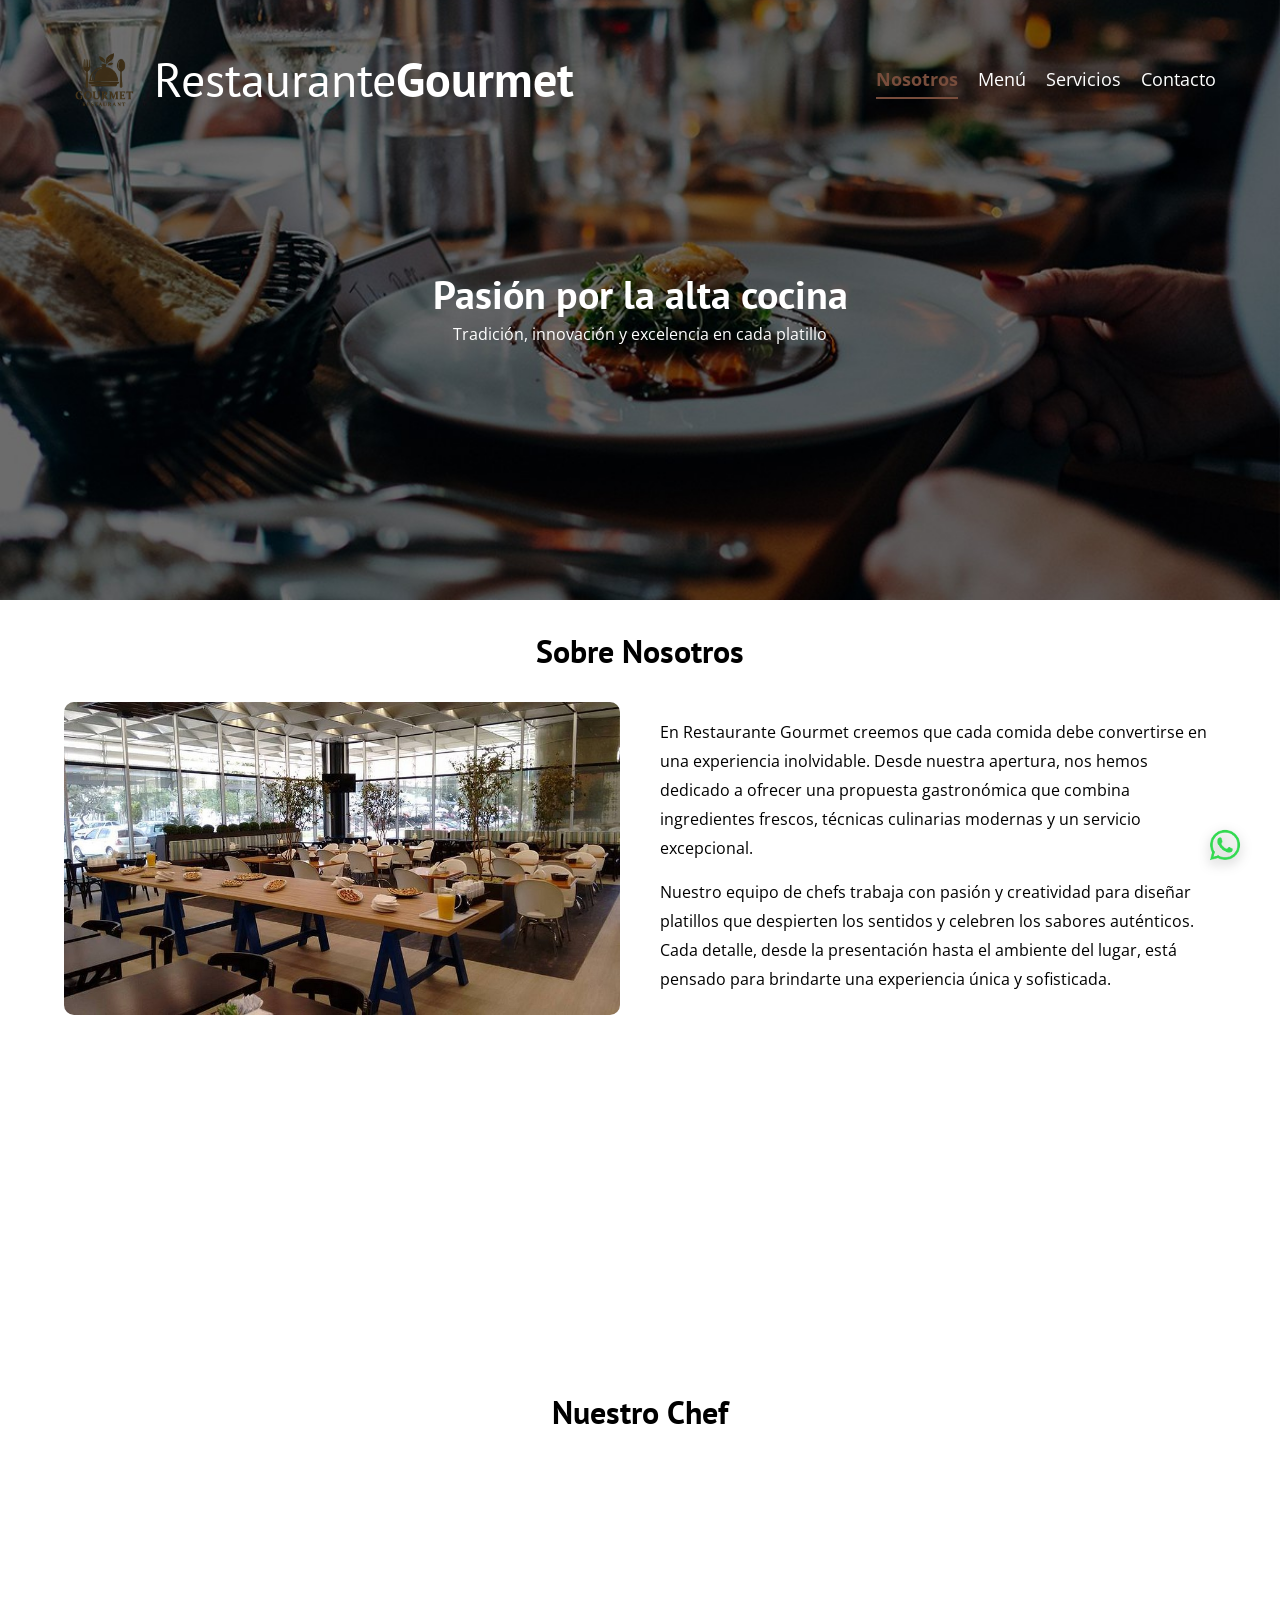
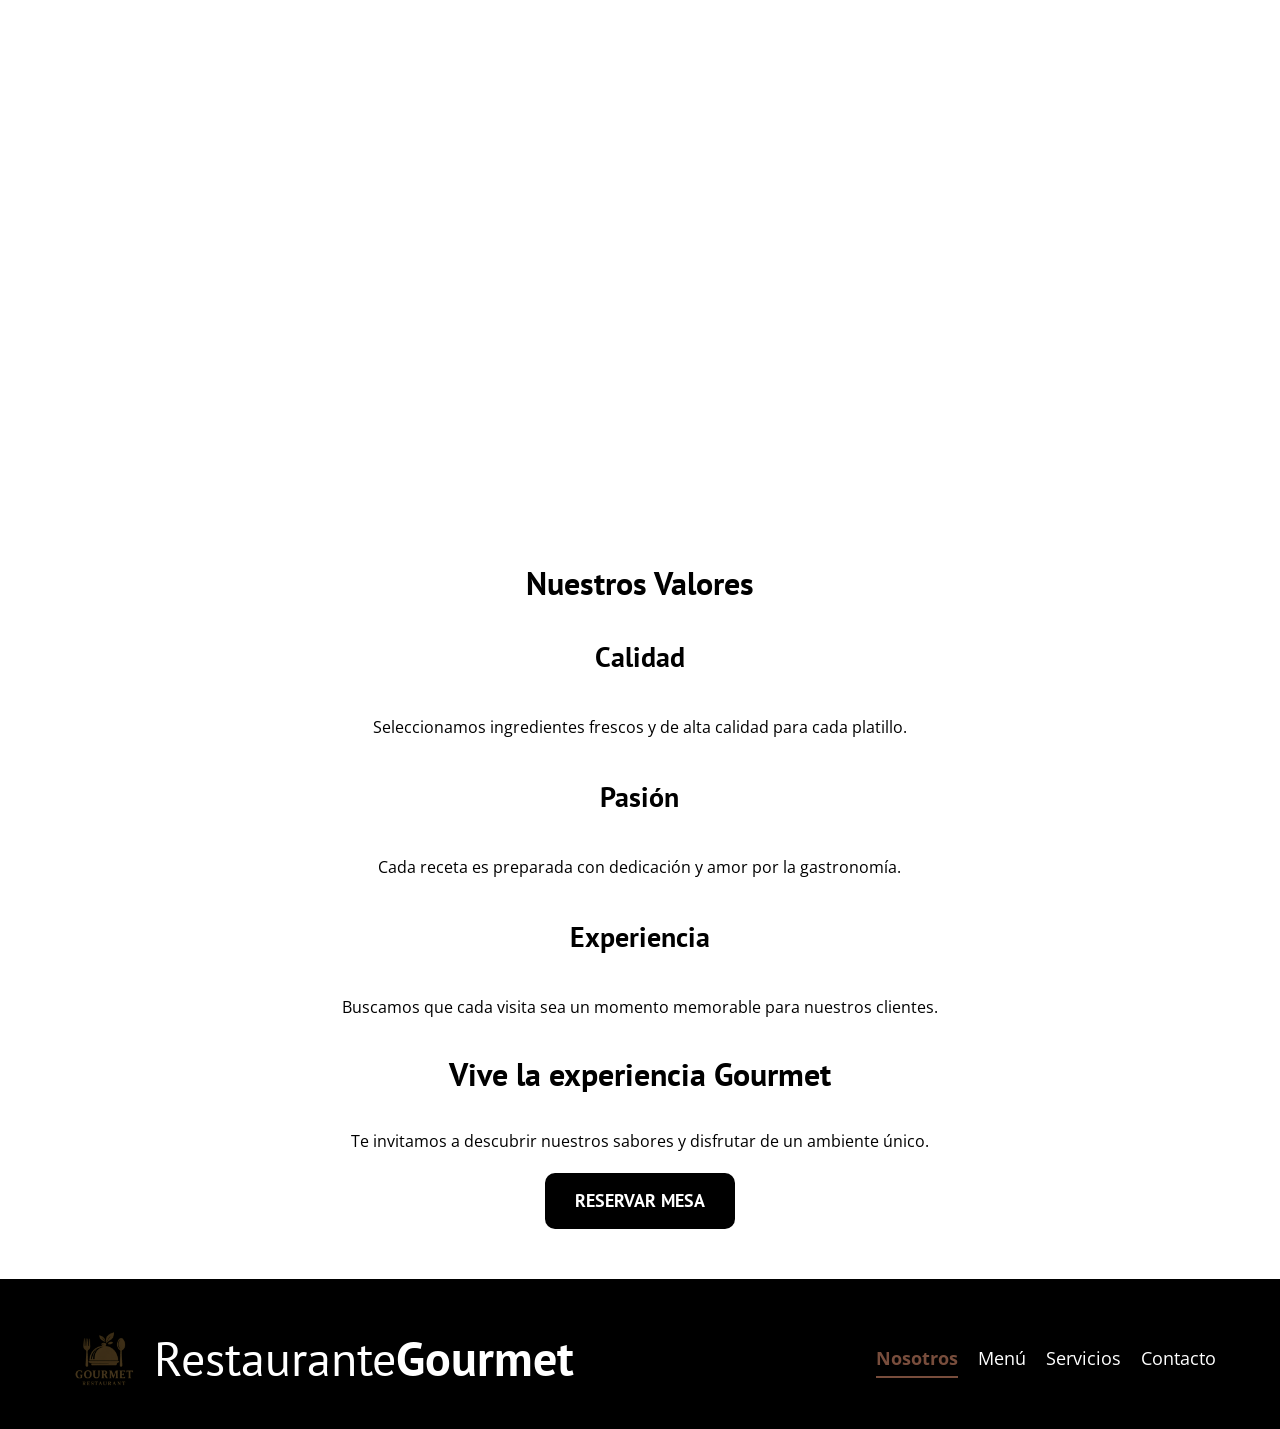
<file: nosotros.html>
<!DOCTYPE html>
<html lang="es">
<head>
<meta charset="UTF-8">
<meta name="viewport" content="width=device-width, initial-scale=1.0">
<title>Nosotros | Restaurante Gourmet</title>
<meta name="description" content="Conoce la historia y filosofía de nuestro Restaurante Gourmet">

<link rel="stylesheet" href="css/normalize.css">

<link href="https://fonts.googleapis.com/css2?family=Open+Sans&family=PT+Sans:wght@400;700&display=swap" rel="stylesheet">

<link rel="stylesheet" href="css/style.css">

<link href="https://unpkg.com/aos@2.3.4/dist/aos.css" rel="stylesheet">

</head>
<body>

<header class="header">

<div class="contenedor">
<div class="barra">

<a class="logo" href="index.html">
<img src="img/Logo.png" alt="Logo Restaurante Gourmet" class="logo__imagen">
<h1 class="logo__nombre no-margin centrar-texto">
Restaurante<span class="logo__bold">Gourmet</span>
</h1>
</a>

<nav class="navegacion">
<a href="nosotros.html" class="navegacion__enlace activo">Nosotros</a>
<a href="menu.html" class="navegacion__enlace">Menú</a>
<a href="servicios.html" class="navegacion__enlace">Servicios</a>
<a href="contacto.html" class="navegacion__enlace">Contacto</a>
</nav>

</div>
</div>

<div class="header__texto">
<h2 class="no-margin">Pasión por la alta cocina</h2>
<p class="no-margin">Tradición, innovación y excelencia en cada platillo</p>
</div>

</header>

<main class="contenedor">

<h3 class="centrar-texto">Sobre Nosotros</h3>

<div class="sobre-nosotros">

<div class="sobre-nosotros__imagen" data-aos="fade-right">
<img src="img/nosotros.jpg" alt="Interior del restaurante gourmet">
</div>

<div class="sobre-nosotros__texto" data-aos="fade-left">

<p>
En Restaurante Gourmet creemos que cada comida debe convertirse en una experiencia inolvidable. 
Desde nuestra apertura, nos hemos dedicado a ofrecer una propuesta gastronómica que combina 
ingredientes frescos, técnicas culinarias modernas y un servicio excepcional.
</p>


<p>
Nuestro equipo de chefs trabaja con pasión y creatividad para diseñar platillos que despierten 
los sentidos y celebren los sabores auténticos. Cada detalle, desde la presentación hasta el 
ambiente del lugar, está pensado para brindarte una experiencia única y sofisticada.
</p>
</div>

</div>

<div class="sobre-nosotros__texto2" data-aos="fade-up">
<p>
Nos enorgullece ser un espacio ideal para cenas románticas, reuniones familiares y eventos 
especiales. Más que un restaurante, somos un lugar donde los sabores se transforman en recuerdos.
</p>

<p><strong>Nuestra Misión</strong></p>

<p>
Brindar experiencias gastronómicas excepcionales a través de platillos gourmet elaborados con 
ingredientes de la más alta calidad, combinando técnicas culinarias innovadoras y tradicionales, 
en un ambiente elegante y acogedor que supere las expectativas de nuestros clientes.
</p>

<p><strong>Visión</strong></p>

<p>
Ser un restaurante gourmet reconocido a nivel local y nacional por su excelencia culinaria, 
creatividad en cada platillo y compromiso con la calidad, convirtiéndonos en un referente de 
la alta cocina y en la primera opción para quienes buscan una experiencia gastronómica única.
</p>
</div>

<section class="contenedor">

<h3 class="centrar-texto">Nuestro Chef</h3>

<div class="chef">

<div class="chef__imagen" data-aos="fade-right">
<img src="img/extras/chef.png" alt="Chef del restaurante">
</div>

<div class="chef__texto" data-aos="fade-left">

<h4>Chef Alejandro Martínez</h4>

<p>
Originario de Tequisquiapan, egresado del del Instituto Culinario de México, 
en Puebla en la Licenciatura en Gastronomía y MBA con orientación en Logísitca, cuenta con participaciones
en concursos nacionales e internacionales como estudiante y coach de los equipos participantes donde destaca
Culinary World Cup, EXPOGAST Luxemburgo 2006, junto con participaciones culinarias en países como Estados Unidos, España,
Francia, Italia, Tailandia y Turquía. Igualmente su gusto y pasión por la cocina lo ha destacado como docente en diferentes universidades en Puebla, Monterrey y Querétaro.
</p>

<p>
Desde el 2014 decide abrir “El Maravillas” siendo un proyecto en constante crecimiento y mejora continua; así mismo crea en el 2020 la panadería “Amasanta”.
Su cocina destaca por tener una constante evolución siempre caracterizada por su identidad regional, mezclando técnicas e ingredientes de otros países con 
lo que la zona otorga de manera natural.
</p>

<p><em>"La cocina es un arte donde cada ingrediente cuenta una historia."</em></p>
</div>

</div>

</section>

<section class="contenedor centrar-texto">

<h3>Nuestros Valores</h3>

<div class="valores">

<div class="valor">
<h4>Calidad</h4>
<p>Seleccionamos ingredientes frescos y de alta calidad para cada platillo.</p>
</div>

<div class="valor">
<h4>Pasión</h4>
<p>Cada receta es preparada con dedicación y amor por la gastronomía.</p>
</div>

<div class="valor">
<h4>Experiencia</h4>
<p>Buscamos que cada visita sea un momento memorable para nuestros clientes.</p>
</div>

</div>

</section>

<section class="contenedor centrar-texto">

<h3>Vive la experiencia Gourmet</h3>

<p>Te invitamos a descubrir nuestros sabores y disfrutar de un ambiente único.</p>

<a href="contacto.html?mensaje=reservacion" class="boton boton--primario">
Reservar Mesa
</a>

</section>

</main>

<footer class="footer">

<div class="contenedor">
<div class="barra">

<a class="logo" href="index.html">
<img src="img/Logo.png" alt="Logo Restaurante Gourmet" class="logo__imagen">
<h1 class="logo__nombre no-margin centrar-texto">
Restaurante<span class="logo__bold">Gourmet</span>
</h1>
</a>

<nav class="navegacion">
<a href="nosotros.html" class="navegacion__enlace activo">Nosotros</a>
<a href="menu.html" class="navegacion__enlace">Menú</a>
<a href="servicios.html" class="navegacion__enlace">Servicios</a>
<a href="contacto.html" class="navegacion__enlace">Contacto</a>
</nav>

</div>
</div>

</footer>

<script src="js/modernizr.js"></script>

<script src="https://unpkg.com/aos@2.3.4/dist/aos.js"></script>

<script>
AOS.init({
duration:1000,
once:false
});
</script>

<a href="https://wa.me/521?" class="whatsapp-float" target="_blank">
    <img src="img/extras/whatsapplogo.png" alt="WhatsApp">
</a>



</body>
</html>
</file>
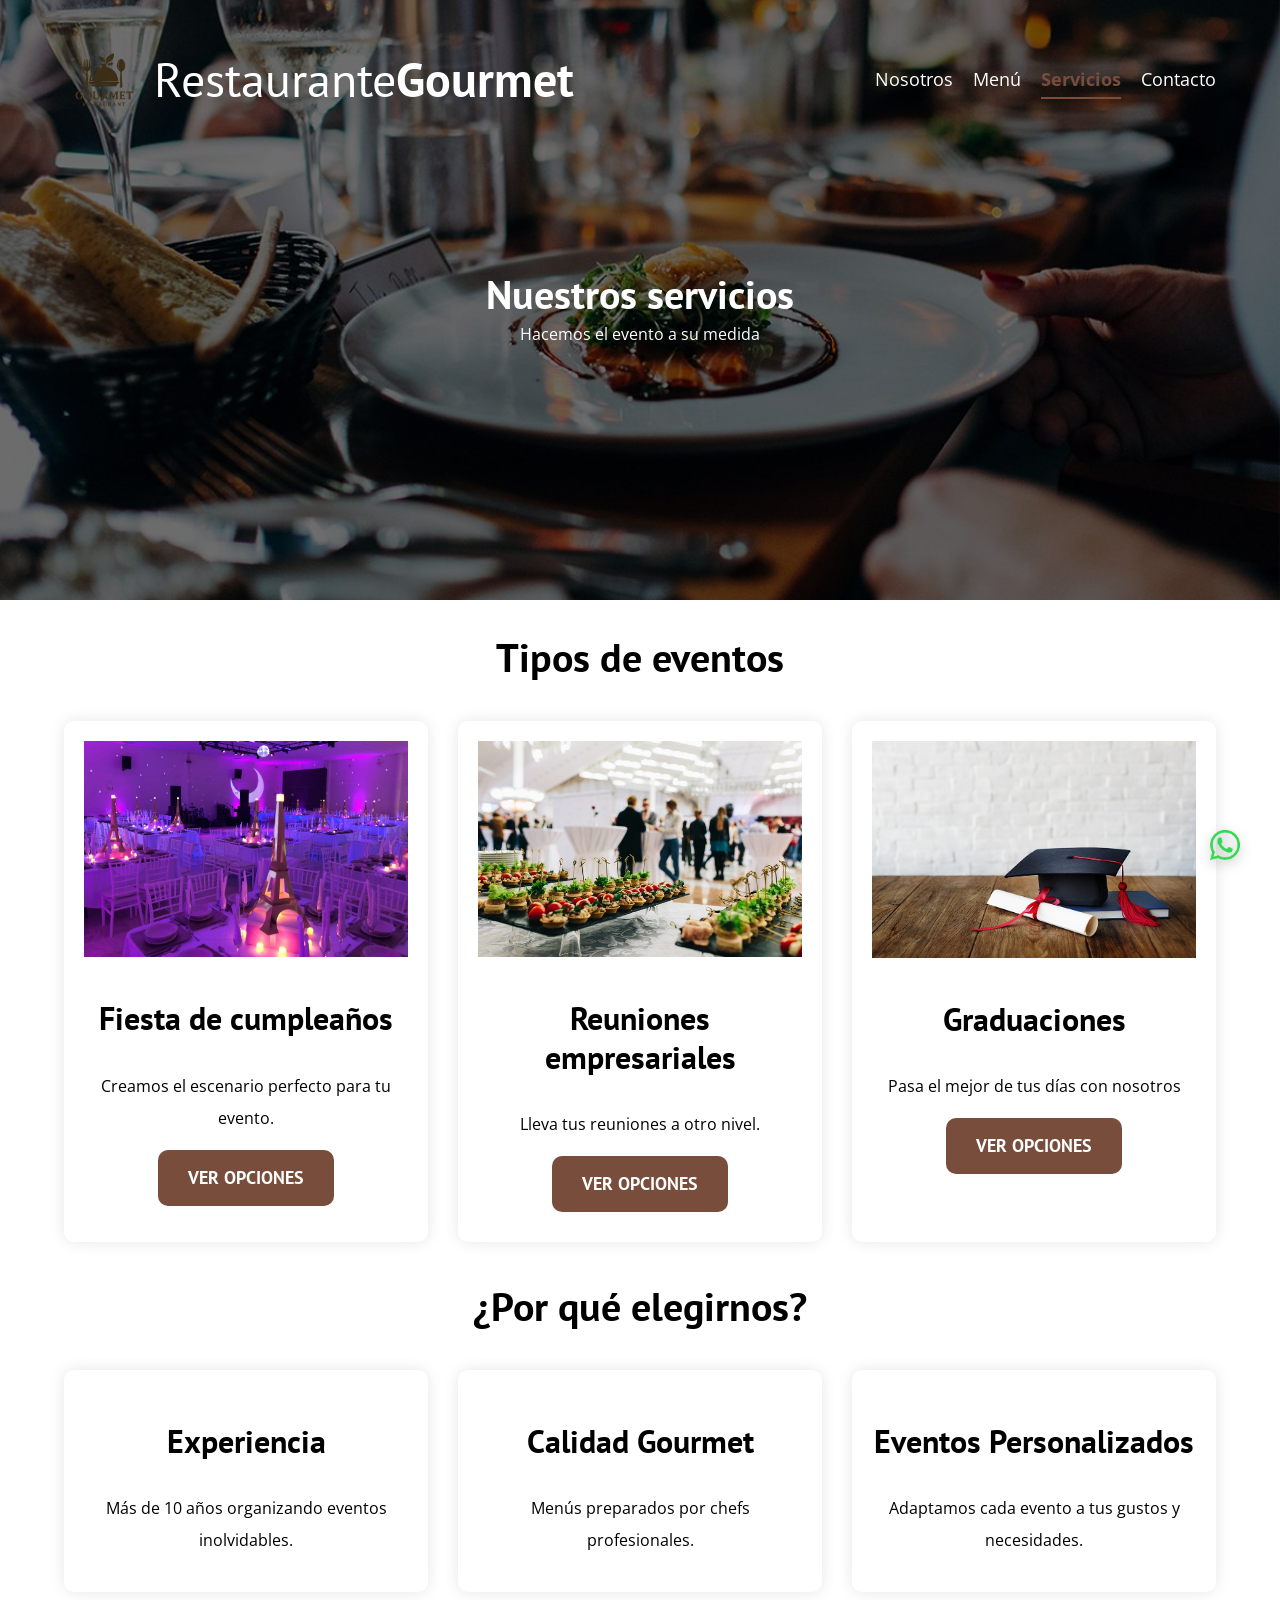
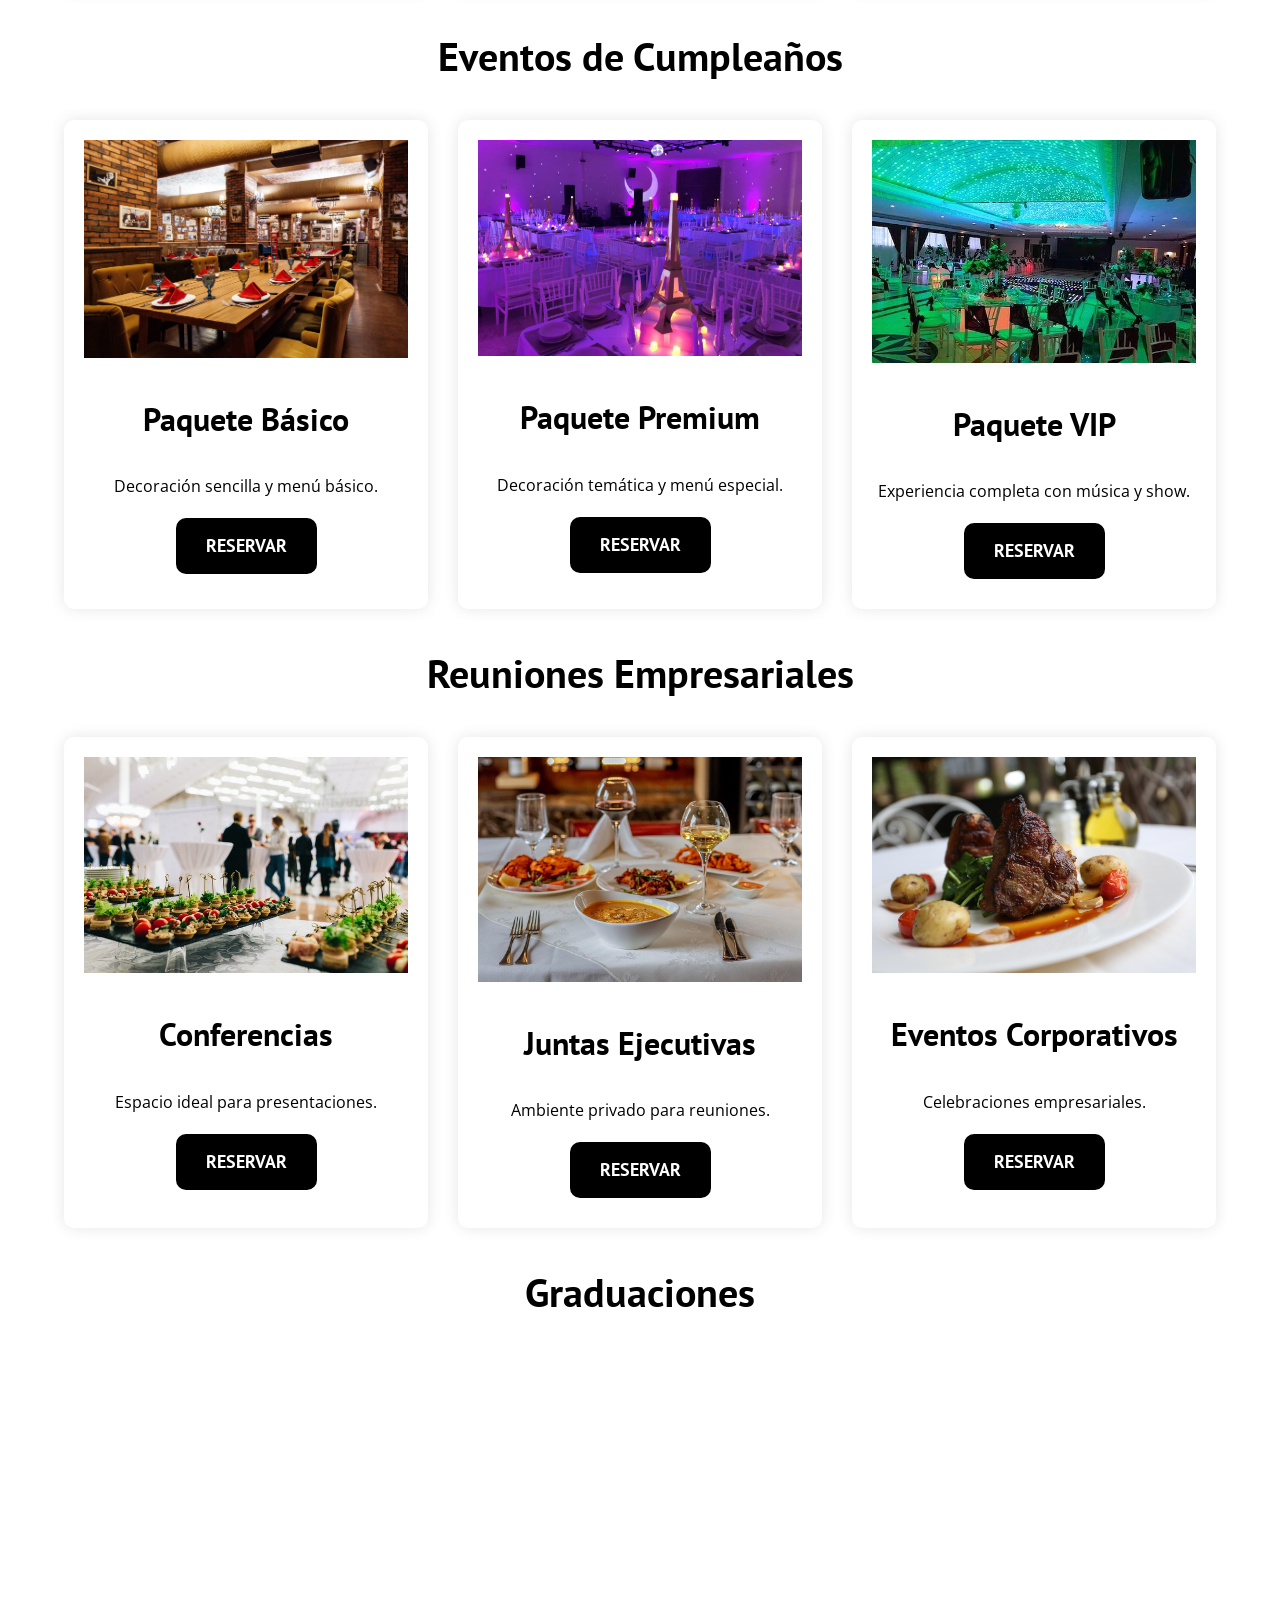
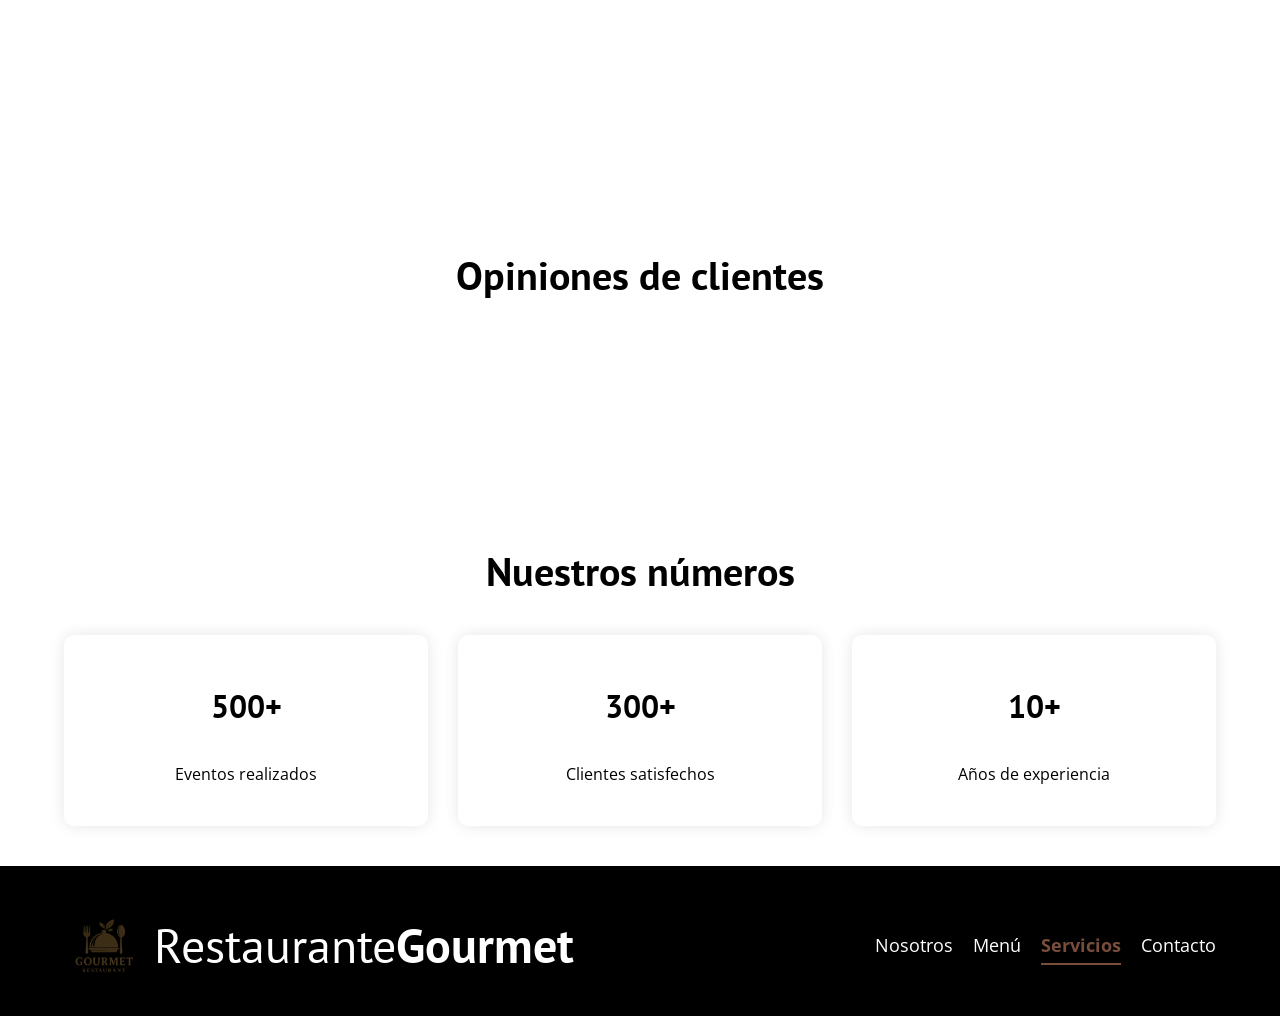
<file: servicios.html>
<!DOCTYPE html>
<html lang="es">
<head>
<meta charset="UTF-8">
<meta name="viewport" content="width=device-width, initial-scale=1.0">
<title>Servicios | Restaurante Sabor Gourmet</title>

<meta name="description" content="Página web oficial del Restaurante Sabor Gourmet">

<link rel="prefetch" href="nosotros.html" as="document">

<link rel="preload" href="css/normalize.css" as="style">
<link rel="stylesheet" href="css/normalize.css">

<link rel="preload" href="https://fonts.googleapis.com/css2?family=Open+Sans&family=PT+Sans:wght@400;700&display=swap" crossorigin="crossorigin" as="font">
<link href="https://fonts.googleapis.com/css2?family=Open+Sans&family=PT+Sans:wght@400;700&display=swap" rel="stylesheet">

<link rel="preload" href="css/style.css" as="style">
<link rel="stylesheet" href="css/style.css">

<link rel="stylesheet" href="https://unpkg.com/aos@2.3.4/dist/aos.css"/>

</head>

<body>

<header class="header">

<div class="contenedor">
<div class="barra">

<a class="logo" href="index.html">
<img src="img/Logo.png" alt="Logo Restaurante Gourmet" class="logo__imagen">
<h1 class="logo__nombre no-margin centrar-texto">
Restaurante<span class="logo__bold">Gourmet</span>
</h1>
</a>

<nav class="navegacion">
<a href="nosotros.html" class="navegacion__enlace">Nosotros</a>
<a href="menu.html" class="navegacion__enlace">Menú</a>
<a href="servicios.html" class="navegacion__enlace activo">Servicios</a>
<a href="contacto.html" class="navegacion__enlace">Contacto</a>
</nav>

</div>
</div>

<div class="header__texto">
<h2 class="no-margin">Nuestros servicios</h2>
<p class="no-margin">Hacemos el evento a su medida</p>
</div>

</header>


<!-- TIPOS DE EVENTOS -->

<section class="contenedor">
<h2 class="centrar-texto">Tipos de eventos</h2>

<div class="platillos">

<div class="platillo" data-aos="fade-up">
<img src="img/Eventos/cump1.jpeg">
<h3>Fiesta de cumpleaños</h3>
<p>Creamos el escenario perfecto para tu evento.</p>
<a href="#cumpleanos" class="boton boton--secundario">Ver opciones</a>
</div>

<div class="platillo" data-aos="fade-up" data-aos-delay="200">
<img src="img/Eventos/reu1.jpg">
<h3>Reuniones empresariales</h3>
<p>Lleva tus reuniones a otro nivel.</p>
<a href="#empresarial" class="boton boton--secundario">Ver opciones</a>
</div>

<div class="platillo" data-aos="fade-up" data-aos-delay="400">
<img src="img/Eventos/gradua.jpg">
<h3>Graduaciones</h3>
<p>Pasa el mejor de tus días con nosotros</p>
<a href="#graduacion" class="boton boton--secundario">Ver opciones</a>
</div>

</div>
</section>


<!-- VENTAJAS -->

<section class="contenedor">
<h2 class="centrar-texto">¿Por qué elegirnos?</h2>

<div class="platillos">

<div class="platillo" data-aos="zoom-in">
<h3>Experiencia</h3>
<p>Más de 10 años organizando eventos inolvidables.</p>
</div>

<div class="platillo" data-aos="zoom-in" data-aos-delay="200">
<h3>Calidad Gourmet</h3>
<p>Menús preparados por chefs profesionales.</p>
</div>

<div class="platillo" data-aos="zoom-in" data-aos-delay="400">
<h3>Eventos Personalizados</h3>
<p>Adaptamos cada evento a tus gustos y necesidades.</p>
</div>

</div>
</section>


<!-- CUMPLEAÑOS -->

<section id="cumpleanos" class="contenedor">
<h2 class="centrar-texto">Eventos de Cumpleaños</h2>

<div class="platillos">

<div class="platillo" data-aos="fade-right">
<img src="img/Eventos/cump2.jpg">
<h3>Paquete Básico</h3>
<p>Decoración sencilla y menú básico.</p>
<a href="contacto.html?mensaje=cumpleanos" class="boton boton--primario">Reservar</a>
</div>

<div class="platillo" data-aos="fade-right" data-aos-delay="200">
<img src="img/Eventos/cump1.jpeg">
<h3>Paquete Premium</h3>
<p>Decoración temática y menú especial.</p>
<a href="contacto.html?mensaje=cumpleanos" class="boton boton--primario">Reservar</a>
</div>

<div class="platillo" data-aos="fade-right" data-aos-delay="400">
<img src="img/Eventos/cump3.jpg">
<h3>Paquete VIP</h3>
<p>Experiencia completa con música y show.</p>
<a href="contacto.html?mensaje=cumpleanos" class="boton boton--primario">Reservar</a>
</div>

</div>
</section>


<!-- EMPRESARIAL -->

<section id="empresarial" class="contenedor">
<h2 class="centrar-texto">Reuniones Empresariales</h2>

<div class="platillos">

<div class="platillo" data-aos="fade-left">
<img src="img/Eventos/reu1.jpg">
<h3>Conferencias</h3>
<p>Espacio ideal para presentaciones.</p>
<a href="contacto.html?mensaje=reunion" class="boton boton--primario">Reservar</a>
</div>

<div class="platillo" data-aos="fade-left" data-aos-delay="200">
<img src="img/Eventos/reu2.jpg">
<h3>Juntas Ejecutivas</h3>
<p>Ambiente privado para reuniones.</p>
<a href="contacto.html?mensaje=reunion" class="boton boton--primario">Reservar</a>
</div>

<div class="platillo" data-aos="fade-left" data-aos-delay="400">
<img src="img/Eventos/reu3.jpg">
<h3>Eventos Corporativos</h3>
<p>Celebraciones empresariales.</p>
<a href="contacto.html?mensaje=reunion" class="boton boton--primario">Reservar</a>
</div>

</div>
</section>


<!-- GRADUACIONES -->

<section id="graduacion" class="contenedor">
<h2 class="centrar-texto">Graduaciones</h2>

<div class="platillos">

<div class="platillo" data-aos="fade-up">
<img src="img/Eventos/gradua1.jpg">
<h3>Fiesta Universitaria</h3>
<p>Celebración para graduados.</p>
<a href="contacto.html?mensaje=graduacion" class="boton boton--primario">Reservar</a>
</div>

<div class="platillo" data-aos="fade-up" data-aos-delay="200">
<img src="img/Eventos/gradua2.jpg">
<h3>Cena de Gala</h3>
<p>Evento elegante para graduación.</p>
<a href="contacto.html?mensaje=graduacion" class="boton boton--primario">Reservar</a>
</div>

<div class="platillo" data-aos="fade-up" data-aos-delay="400">
<img src="img/Eventos/gradua3.png">
<h3>Celebración Familiar</h3>
<p>Evento íntimo con familiares.</p>
<a href="contacto.html?mensaje=graduacion" class="boton boton--primario">Reservar</a>
</div>

</div>
</section>


<!-- TESTIMONIOS -->

<section class="contenedor">
<h2 class="centrar-texto">Opiniones de clientes</h2>

<div class="platillos">

<div class="platillo" data-aos="fade-up">
<p>"El mejor lugar para celebrar mi cumpleaños."</p>
<strong>- Ana Martínez</strong>
</div>

<div class="platillo" data-aos="fade-up" data-aos-delay="200">
<p>"Nuestra reunión empresarial fue perfecta."</p>
<strong>- Carlos López</strong>
</div>

<div class="platillo" data-aos="fade-up" data-aos-delay="400">
<p>"Celebramos la graduación aquí y fue increíble."</p>
<strong>- Laura Gómez</strong>
</div>

</div>
</section>


<section class="contenedor">
<h2 class="centrar-texto">Nuestros números</h2>

<div class="platillos">

<div class="platillo">
<h3>500+</h3>
<p>Eventos realizados</p>
</div>

<div class="platillo">
<h3>300+</h3>
<p>Clientes satisfechos</p>
</div>

<div class="platillo">
<h3>10+</h3>
<p>Años de experiencia</p>
</div>

</div>
</section>

<footer class="footer">

<div class="contenedor">
<div class="barra">

<a class="logo" href="index.html">
<img src="img/Logo.png" class="logo__imagen">
<h1 class="logo__nombre no-margin centrar-texto">
Restaurante<span class="logo__bold">Gourmet</span>
</h1>
</a>

<nav class="navegacion">
<a href="nosotros.html" class="navegacion__enlace">Nosotros</a>
<a href="menu.html" class="navegacion__enlace">Menú</a>
<a href="servicios.html" class="navegacion__enlace activo">Servicios</a>
<a href="contacto.html" class="navegacion__enlace">Contacto</a>
</nav>

</div>
</div>

</footer>


<script src="https://unpkg.com/aos@2.3.4/dist/aos.js"></script>

<script>
AOS.init({
duration:1000,
once:true
});
</script>

<script src="js/modernizr.js"></script>

<a href="https://wa.me/521?" class="whatsapp-float" target="_blank">
<img src="img/extras/whatsapplogo.png">
</a>

</body>
</html>
</file>
<file: css/style.css>
/*style ordenado para evitar confuciones */
/* ============================= */
/* VARIABLES */
/* ============================= */

:root{
--fuenteHeading:'PT Sans', sans-serif;
--fuenteParrafos:'Open Sans', sans-serif;

--primario:#784D3C;
--gris:#e1e1e1;
--blanco:#ffffff;
--negro:#000000;
}

/* ============================= */
/* RESET / BASE */
/* ============================= */

html{
box-sizing:border-box;
font-size:62.5%;
scroll-behavior:smooth;
}

*,*:before,*:after{
box-sizing:inherit;
}

body{
font-family:var(--fuenteParrafos);
font-size:1.6rem;
line-height:2;
}

img{
max-width:100%;
}

a{
text-decoration:none;
}

/* ============================= */
/* TIPOGRAFIA */
/* ============================= */

h1,h2,h3,h4{
font-family:var(--fuenteHeading);
line-height:1.2;
}

h1{font-size:4.8rem;}
h2{font-size:4rem;}
h3{font-size:3.2rem;}
h4{font-size:2.8rem;}

/* ============================= */
/* UTILIDADES */
/* ============================= */

.no-margin{margin:0;}
.no-padding{padding:0;}
.centrar-texto{text-align:center;}

/* ============================= */
/* CONTENEDOR */
/* ============================= */

.contenedor{
width:min(90%,120rem);
margin:0 auto;
}

/* ============================= */
/* HEADER */
/* ============================= */

.webp .header{
background-image:url(../img/bannerrg.webp);
}

.no-webp .header{
background-image:url(../img/bannerrg.jpg);
}

.header{
height:60rem;
background-size:cover;
background-repeat:no-repeat;
background-position:center;
}

.header__texto{
text-align:center;
color:var(--blanco);
margin-top:5rem;
}

@media(min-width:768px){
.header__texto{
margin-top:15rem;
}
}

/* ============================= */
/* BARRA NAVEGACION */
/* ============================= */

.barra{
padding-top:4rem;
}

@media(min-width:768px){
.barra{
display:flex;
justify-content:space-between;
align-items:center;
}
}

.logo{
color:var(--blanco);
display:flex;
align-items:center;
gap:1rem;
}

.logo__imagen{
width:80px;
}

.logo__nombre{
font-weight:400;
}

.logo__bold{
font-weight:700;
}

@media(min-width:768px){
.navegacion{
display:flex;
gap:2rem;
}
}

.navegacion__enlace{
display:block;
text-align:center;
font-size:1.8rem;
color:var(--blanco);
}

.navegacion__enlace.activo{
color:var(--primario);
font-weight:bold;
border-bottom:2px solid var(--primario);
}

/* ============================= */
/* LAYOUT PRINCIPAL */
/* ============================= */

@media(min-width:768px){
.contenido-principal{
display:grid;
grid-template-columns:2fr 1fr;
column-gap:4rem;
}
}

/* ============================= */
/* ENTRADAS */
/* ============================= */

.entrada{
border-bottom:1px solid var(--gris);
margin-bottom:2rem;
}

.entrada:last-of-type{
border:none;
margin-bottom:0;
}

/* ============================= */
/* BOTONES */
/* ============================= */

.boton{
display:block;
font-family:var(--fuenteHeading);
color:var(--blanco);
text-align:center;
padding:1rem 3rem;
font-size:1.8rem;
text-transform:uppercase;
font-weight:700;
border:none;
border-radius:1rem;
position:relative;
overflow:hidden;
transition:.3s ease;
}

@media(min-width:768px){
.boton{
display:inline-block;
}
}

.boton--primario{
background:var(--negro);
}

.boton--secundario{
background:var(--primario);
}

/* ============================= */
/* PLATILLOS */
/* ============================= */

.platillos{
display:grid;
gap:3rem;
margin:4rem 0;
}

@media(min-width:768px){
.platillos{
grid-template-columns:repeat(3,1fr);
}
}

.platillo{
background:var(--blanco);
padding:2rem;
border-radius:1rem;
box-shadow:0 0 15px rgba(0,0,0,.1);
text-align:center;
transition:transform .4s ease;
}

/* ============================= */
/* SECCION MENU */
/* ============================= */

.seccion-menu{
display:flex;
justify-content:space-between;
align-items:center;
margin-top:5rem;
margin-bottom:2rem;
}

.seccion-menu h3{
font-size:3rem;
}

/* ============================= */
/* ANUNCIO RESERVA */
/* ============================= */

.anuncio-reserva{
margin-top:3rem;
margin-bottom:4rem;
}

.anuncio-reserva p{
font-size:1.8rem;
margin-bottom:1rem;
font-weight:bold;
}

/* ============================= */
/* SOBRE NOSOTROS */
/* ============================= */

.sobre-nosotros{
display:grid;
gap:3rem;
align-items:start;
}

@media(min-width:768px){
.sobre-nosotros{
grid-template-columns:1fr 1fr;
column-gap:4rem;
}
}

.sobre-nosotros__imagen img{
border-radius:1rem;
}

.sobre-nosotros__texto{
line-height:1.8;
}

.sobre-nosotros__continuacion{
margin-top:2rem;
}

/* ============================= */
/* CHEF */
/* ============================= */

.chef{
display:grid;
grid-template-columns:1fr 1fr;
gap:3rem;
align-items:center;
margin-top:3rem;
}

.chef__imagen img{
width:100%;
border-radius:1rem;
box-shadow:0 6px 20px rgba(0,0,0,.3);
}

.chef__texto h4{
font-size:2.4rem;
margin-bottom:1rem;
}

/* ============================= */
/* CURSOS / PLATILLOS */
/* ============================= */

.curso{
padding:3rem;
border-bottom:1px solid var(--gris);
border-radius:1rem;
transition:.3s ease;
}

@media(min-width:768px){
.curso{
display:grid;
grid-template-columns:1fr 2fr;
column-gap:2rem;
}
}

.curso:last-of-type{
border:none;
}

.curso__imagen{
overflow:hidden;
}

.curso__imagen img{
width:100%;
display:block;
transition:.4s ease;
}

.curso__label{
font-family:var(--fuenteHeading);
font-weight:bold;
}

.curso__info{
font-size:2rem;
}

/* ============================= */
/* FORMULARIO */
/* ============================= */

.contacto-bg{
background-image:url(../img/contacto.jpg);
height:40rem;
background-size:cover;
background-repeat:no-repeat;
}

.formulario{
background:var(--blanco);
margin:-5rem auto 0 auto;
width:95%;
padding:5rem;
}

.campo{
display:flex;
margin-bottom:2rem;
}

.campo__label{
flex:0 0 9rem;
text-align:right;
padding-right:2rem;
}

.campo__field{
flex:1;
border:1px solid var(--gris);
transition:.3s ease;
}

.campo__field:focus{
outline:none;
border:2px solid var(--primario);
box-shadow:0 0 5px rgba(120,77,60,.5);
}

.campo__field--textarea{
height:20rem;
}

.formulario .campo:last-child{
display:flex;
justify-content:center;
}

/* ============================= */
/* TESTIMONIOS */
/* ============================= */

.testimonios{
display:grid;
gap:2rem;
margin:4rem 0;
}

@media(min-width:768px){
.testimonios{
grid-template-columns:repeat(2,1fr);
}
}

.testimonio{
background:var(--gris);
padding:2rem;
border-radius:1rem;
}

/* ============================= */
/* EFECTOS / ANIMACIONES */
/* ============================= */

.platillo:hover{
transform:translateY(-5px);
}

.platillo:hover img{
transform:scale(1.08);
}

.curso__imagen:hover img{
transform:scale(1.08);
filter:brightness(1.05);
}

.curso:hover{
background:#fafafa;
box-shadow:0 8px 20px rgba(0,0,0,.08);
}

.curso:hover .curso__info{
color:#c59d5f;
}

.boton:hover{
transform:translateY(-3px);
box-shadow:0 8px 15px rgba(0,0,0,.2);
}

.boton::after{
content:"";
position:absolute;
left:-100%;
top:0;
width:100%;
height:100%;
background:rgba(255,255,255,.2);
transition:left .4s;
}

.boton:hover::after{
left:100%;
}

/* ============================= */
/* WHATSAPP FLOTANTE */
/* ============================= */

.whatsapp-float{
position:fixed;
bottom:25px;
right:25px;
width:60px;
height:60px;
display:flex;
align-items:center;
justify-content:center;
z-index:1000;
}

.whatsapp-float img{
width:60px;
filter:drop-shadow(0 4px 6px rgba(0,0,0,.3));
}

.whatsapp-float img:hover{
transform:scale(1.1);
}

/* ============================= */
/* FOOTER */
/* ============================= */

.footer{
background:var(--negro);
padding-bottom:3rem;
margin-top:4rem;
}
</file>
